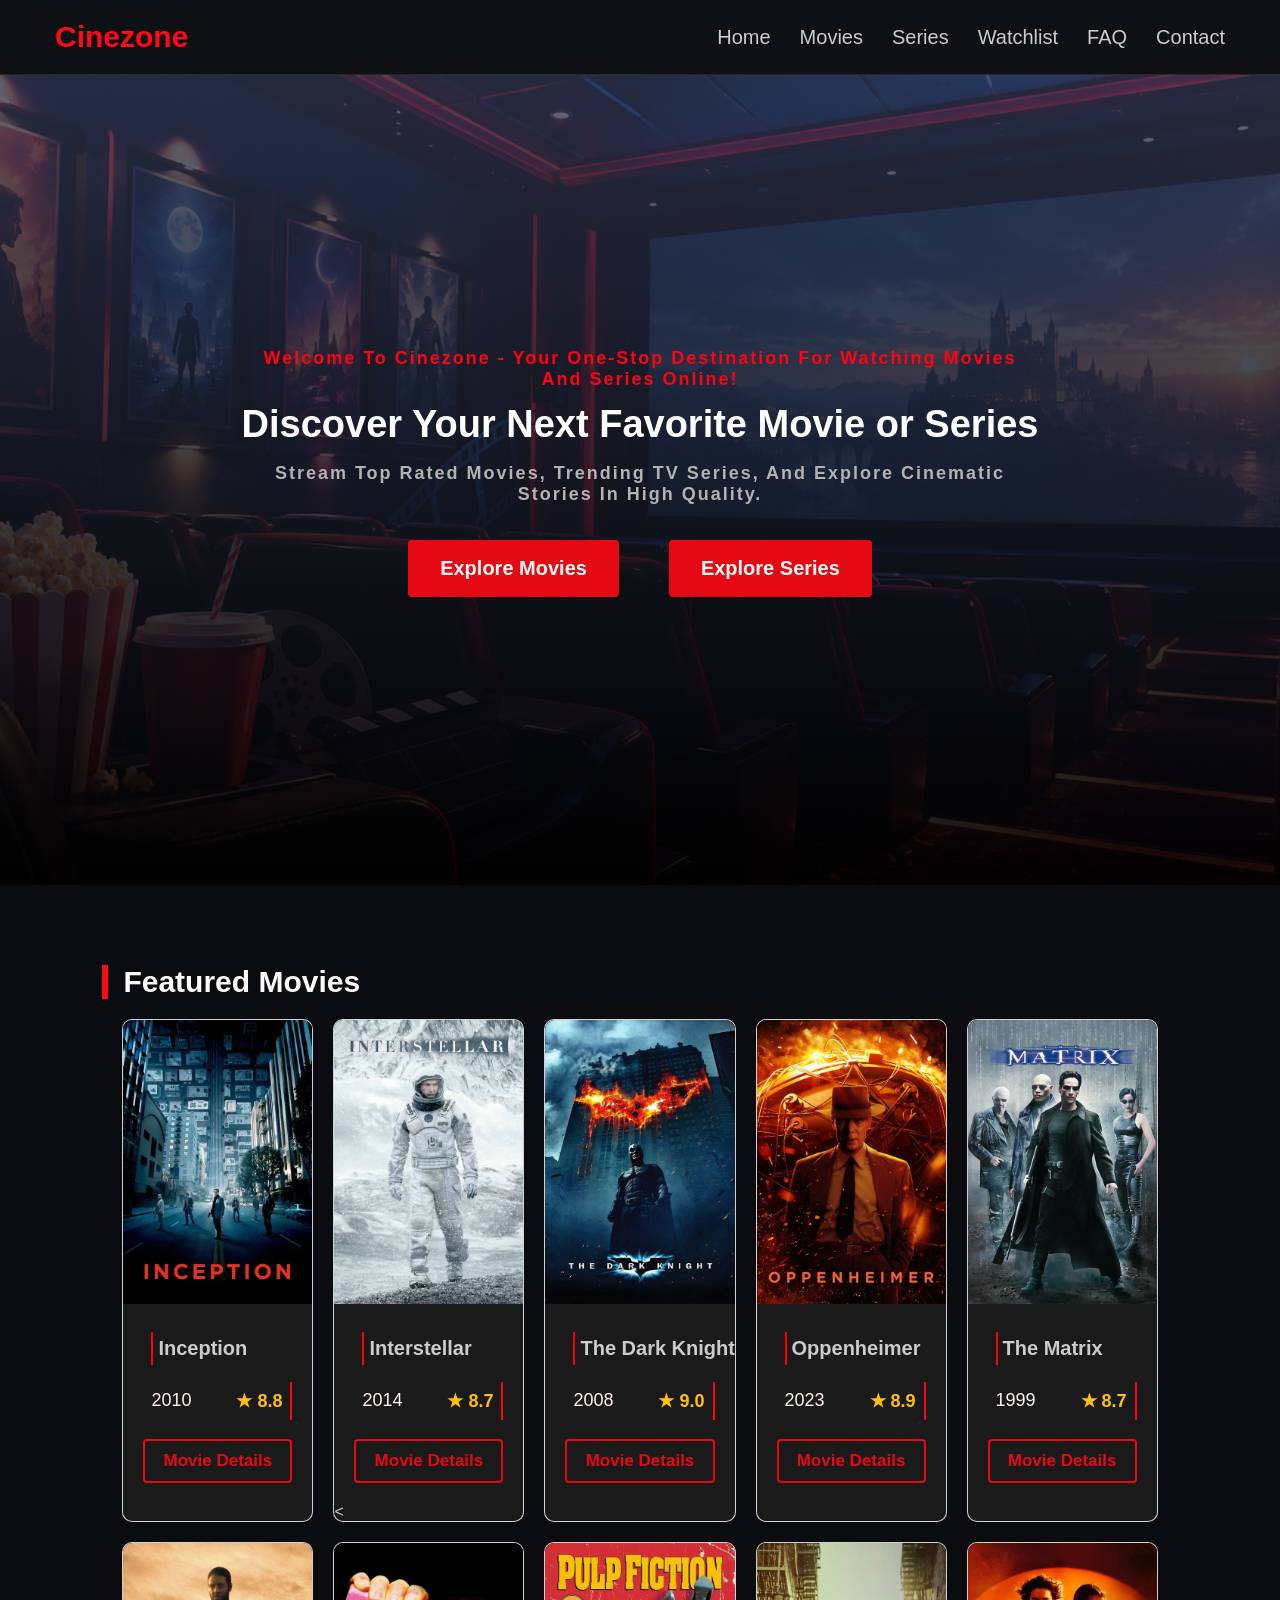
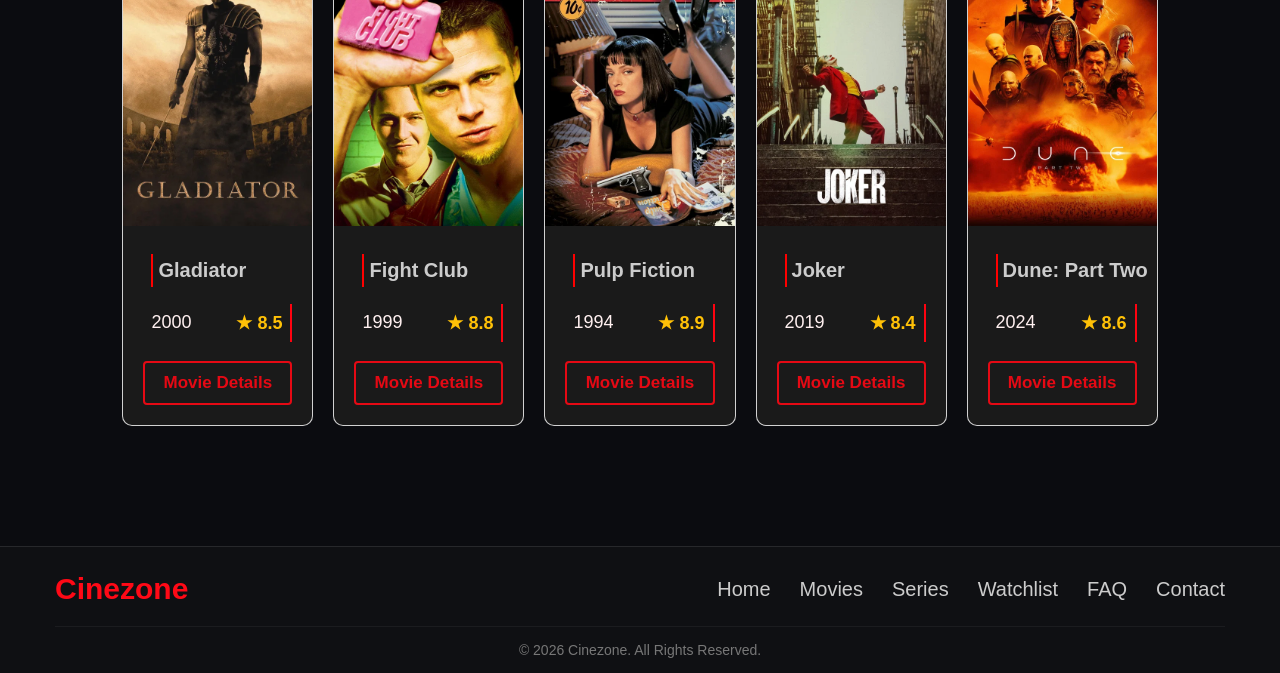
<file: Cinezone Movie App/index.html>
<!DOCTYPE html>
<html lang="en">
<head>
    <meta charset="UTF-8">
    <meta name="viewport" content="width=device-width, initial-scale=1.0">
    <title>Cinezone - Watch Movies & Series Online</title>
    <link rel="stylesheet" href="style.css">
</head>
<body>
    <nav class="navbar">
        <a href="index.html" class="logo">Cinezone</a>

        <ul class="nav-links">
            <li><a href="index.html">Home</a></li>
            <li><a href="movies.html">Movies</a></li>
            <li><a href="series.html">Series</a></li>
            <li><a href="watchlist.html">Watchlist</a></li>
            <li><a href="faq.html">FAQ</a></li>
            <li><a href="contact.html">Contact</a></li>
        </ul>
    </nav>

    <section class="hero">
        <div class="hero-content">

          
     
            <p class="hero-text">Welcome to Cinezone - Your one-stop destination for watching movies and series online!</p>
            <h1>Discover Your Next Favorite Movie or Series</h1>
            <p class="hero-pp1">Stream top rated movies, trending TV series, and explore cinematic stories in high quality.</p>
            <div class="hero-buttons">
            <a href="movies.html" class="hero-button">Explore Movies</a>
            <a href="series.html" class="hero-button">Explore Series</a>
    
            </div>
 
        </div>
           
    </section>
    
    <section class="featured-section">
        <h2 class="section-title">Featured Movies</h2>

        <div class="movies-grid">
            <!-- mov1 -->
            <div class="movie-card">
                <img src="img/mov1.webp" alt="Inception">
                <div class="card-details">
                    <h3>Inception</h3>
                    <div class="card-info">
                        <span class="year">2010</span>
                        <span class="rating">★ 8.8</span>
                    </div>

                    <a href="movie-details.html#mov1" class="btn-details">Movie Details</a>
                </div>
            </div>

            <!-- mov2 -->
            <div class="movie-card">
                <img src="img/mov2.webp" alt="Interstellar">
                <div class="card-details">
                    <h3>Interstellar</h3>
                    <div class="card-info">
                        <span class="year">2014</span>
                        <span class="rating">★ 8.7</span>
                    </div>
                    <a href="movie-details.html#mov2" class="btn-details">Movie Details</a>
                </div>
           
<
         </div>
            <!-- mov3 -->
            <div class="movie-card">
                <img src="img/mov3.webp" alt="The Dark Knight">
                <div class="card-details">
                    <h3>The Dark Knight</h3>
                    <div class="card-info">
                        <span class="year">2008</span>
                        <span class="rating">★ 9.0</span>
                    </div>
                    <a href="movie-details.html#mov3" class="btn-details">Movie Details</a>
                </div>
            </div>

            <!-- mov4 -->
            <div class="movie-card">
                <img src="img/mov4.webp" alt="Oppenheimer">
                <div class="card-details">
                    <h3>Oppenheimer</h3>
                    <div class="card-info">
                        <span class="year">2023</span>
                        <span class="rating">★ 8.9</span>
                    </div>
                    <a href="movie-details.html#mov4" class="btn-details">Movie Details</a>
                </div>
            </div>

            <!-- mov5 -->
            <div class="movie-card">
                <img src="img/mov5.webp" alt="The Matrix">
                <div class="card-details">
                    <h3>The Matrix</h3>
                    <div class="card-info">
                        <span class="year">1999</span>
                        <span class="rating">★ 8.7</span>
                    </div>
                    <a href="movie-details.html#mov5" class="btn-details">Movie Details</a>
                </div>
            </div>

            <!-- mov6 -->
            <div class="movie-card">
                <img src="img/mov6.webp" alt="Gladiator">
                <div class="card-details">
                    <h3>Gladiator</h3>
                    <div class="card-info">
                        <span class="year">2000</span>
                        <span class="rating">★ 8.5</span>
                    </div>
                    <a href="movie-details.html#mov6" class="btn-details">Movie Details</a>
                </div>
            </div>

            <!-- mov7 -->
            <div class="movie-card">
                <img src="img/mov7.webp" alt="Fight Club">
                <div class="card-details">
                    <h3>Fight Club</h3>
                    <div class="card-info">
                        <span class="year">1999</span>
                        <span class="rating">★ 8.8</span>
                    </div>
                    <a href="movie-details.html#mov7" class="btn-details">Movie Details</a>
                </div>
            </div>

            <!-- mov8 -->
            <div class="movie-card">
                <img src="img/mov8.webp" alt="Pulp Fiction">
                <div class="card-details">
                    <h3>Pulp Fiction</h3>
                    <div class="card-info">
                        <span class="year">1994</span>
                        <span class="rating">★ 8.9</span>
                    </div>
                    <a href="movie-details.html#mov8" class="btn-details">Movie Details</a>
                </div>
            </div>

            <!-- mov9 -->
            <div class="movie-card">
                <img src="img/mov9.webp" alt="Joker">
                <div class="card-details">
                    <h3>Joker</h3>
                    <div class="card-info">
                        <span class="year">2019</span>
                        <span class="rating">★ 8.4</span>
                    </div>
                    <a href="movie-details.html#mov9" class="btn-details">Movie Details</a>
                </div>
            </div>

            <!-- mov10 -->
            <div class="movie-card">
                <img src="img/mov10.webp" alt="Dune: Part Two">
                <div class="card-details">
                    <h3>Dune: Part Two</h3>
                    <div class="card-info">
                        <span class="year">2024</span>
                        <span class="rating">★ 8.6</span>
                    </div>
                    <a href="movie-details.html#mov10" class="btn-details">Movie Details</a>
                </div>
            </div>
        </div>
    </section>




<footer class="footer">
    <div class="footer-top">
        <a href="index.html" class="logo">Cinezone</a>
        <div class="social-links">
            <a href="index.html">Home</a>
            <a href="movies.html">Movies</a>
            <a href="series.html">Series</a>
            <a href="watchlist.html">Watchlist</a>
            <a href="faq.html">FAQ</a>
            <a href="contact.html">Contact</a>
        </div>
    </div>
    <p class="copyright">&copy; 2026 Cinezone. All Rights Reserved.</p>
</footer>
</body>
</html>
</file>
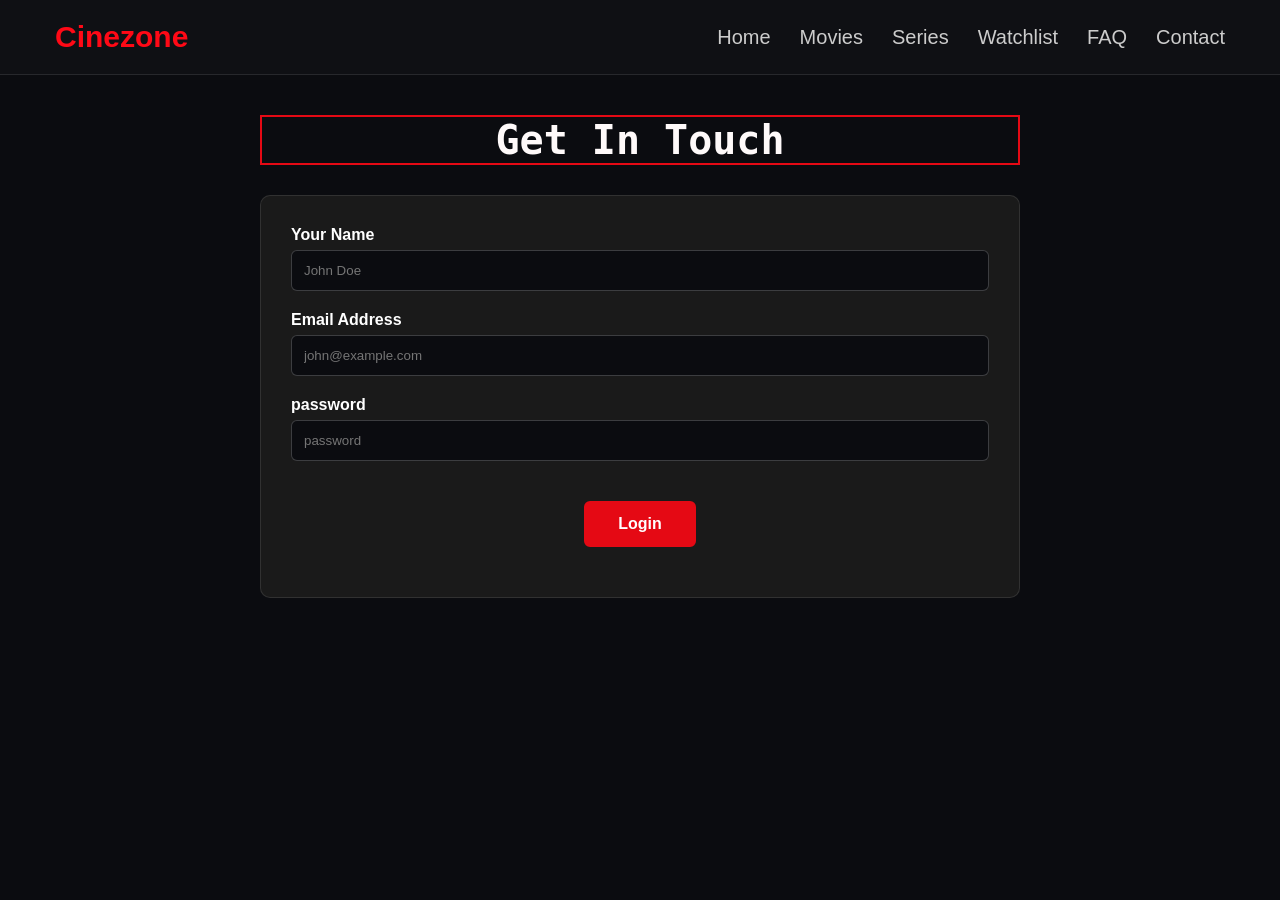
<file: Cinezone Movie App/contact.html>
<!DOCTYPE html>
<html lang="en">
<head>
    <meta charset="UTF-8">
    <meta name="viewport" content="width=device-width, initial-scale=1.0">
  <title>Cinezone - Contact Us</title>
    <link rel="stylesheet" href="style.css">
</head>
<body>
    
<nav class="navbar">
    
   <a href="index.html" class="logo">Cinezone</a>
    
        <ul class="nav-links">
            <li><a href="index.html">Home</a></li>
            <li><a href="movies.html">Movies</a></li>
            <li><a href="series.html">Series</a></li>
            <li><a href="watchlist.html">Watchlist</a></li>
            <li><a href="faq.html">FAQ</a></li>
            <li><a href="contact.html">Contact</a></li>
        </ul>
    </nav>


    <main class="page-container">
        <h2 class="text-move">Get In Touch</h2>
        <div class="contact-box">
          
            <form class="contact-form" action="index.html">
                <label>Your Name</label>
                <input type="text" placeholder="John Doe" required>

                <label>Email Address</label>
                <input type="email" placeholder="john@example.com" required>

                <label>password</label>
                <input type="password" placeholder="password" required>
               <button type="submit" class="btn-cont">Login</button>
                
       
            </form>
        </div>
    </main>



















</body>
</html>
</file>
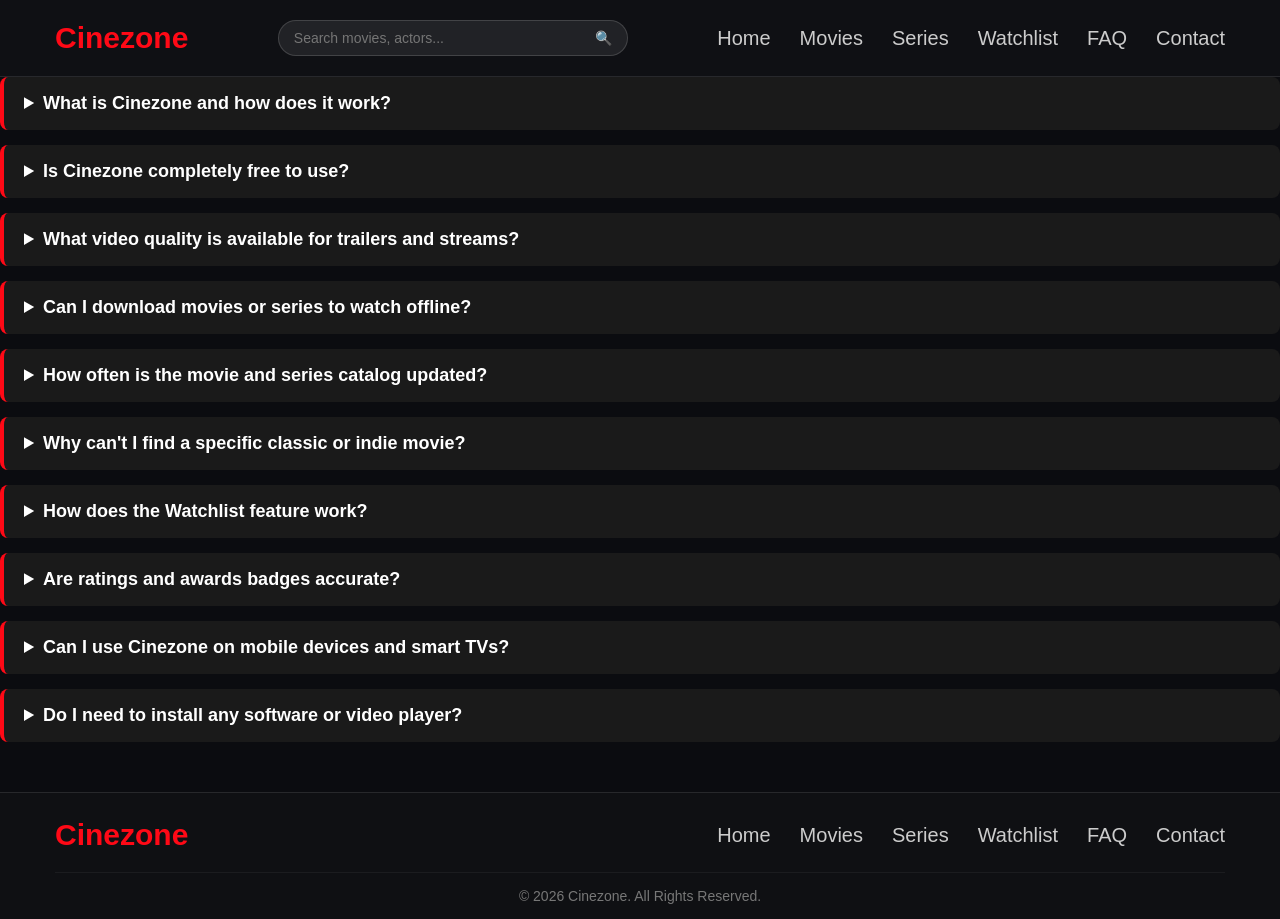
<file: Cinezone Movie App/faq.html>
<!DOCTYPE html>
<html lang="en">
<head>
    <meta charset="UTF-8">
    <meta name="viewport" content="width=device-width, initial-scale=1.0">
    <title>Cinezone - FAQ</title>
    <link rel="stylesheet" href="style.css">
</head>
<body>
<nav class="navbar">
    
   <a href="index.html" class="logo">Cinezone</a>
        <div class="search-bar">
            <input type="search" placeholder="Search movies, actors...">
            <button type="button">🔍</button>
        </div>
     

        <ul class="nav-links">
            <li><a href="index.html">Home</a></li>
            <li><a href="movies.html">Movies</a></li>
            <li><a href="series.html">Series</a></li>
            <li><a href="watchlist.html">Watchlist</a></li>
            <li><a href="faq.html">FAQ</a></li>
            <li><a href="contact.html">Contact</a></li>
        </ul>
    </nav>



<div class="faq-accordion">


    <details>
        <summary>What is Cinezone and how does it work?</summary>
        <p>Cinezone is a digital cinema hub and streaming tracker where you can discover top-rated movies, trending TV series, explore cast details, watch trailers, and find verified platforms to stream your favorite titles.</p>
    </details>

    <details>
        <summary>Is Cinezone completely free to use?</summary>
        <p>Yes! Browsing our catalog, creating watchlists, viewing ratings, and watching trailers is 100% free with no hidden charges.</p>
    </details>

 
    <details>
        <summary>What video quality is available for trailers and streams?</summary>
        <p>All trailers, exclusive clips, and preview media on Cinezone are available in Ultra HD (4K) and Full HD (1080p) with immersive Dolby surround sound support.</p>
    </details>

    <details>
        <summary>Can I download movies or series to watch offline?</summary>
        <p>Direct offline downloads are currently not supported on web browsers, but you can save any title to your personal "Watchlist" to stream or track whenever you're ready.</p>
    </details>

    <details>
        <summary>How often is the movie and series catalog updated?</summary>
        <p>Our database updates daily. We automatically fetch newly released theatrical films, box office hits, newly released TV episodes, and upcoming award-winning premieres.</p>
    </details>

    <details>
        <summary>Why can't I find a specific classic or indie movie?</summary>
        <p>While we cover over 95% of mainstream and indie cinema, some rare titles might take longer to list. You can easily request any movie or series via our <a href="contact.html" style="color: #ff0916;">Contact Us</a> page.</p>
    </details>

    <details>
        <summary>How does the Watchlist feature work?</summary>
        <p>Click on "+ Add to Watchlist" on any movie or series card. The title will automatically be saved under your "Watchlist" tab so you can organize what to watch next across your devices.</p>
    </details>

    <details>
        <summary>Are ratings and awards badges accurate?</summary>
        <p>Yes, all movie ratings  and special badges like Oscar Winners, BAFTA, or Emmys are pulled and verified from trusted international cinema databases.</p>
    </details>

    <details>
        <summary>Can I use Cinezone on mobile devices and smart TVs?</summary>
        <p>Absolutely. Cinezone is fully responsive and optimized to run smoothly across smartphones, tablets, laptops, and smart TV browsers without needing any third-party apps.</p>
    </details>

    <details>
        <summary>Do I need to install any software or video player?</summary>
        <p>No extra plugins or video players are required. Everything runs natively using modern HTML5 web standards.</p>
    </details>

</div>



















    




 <footer class="footer">
    <div class="footer-top">
        <a href="index.html" class="logo">Cinezone</a>
        <div class="social-links">
            <a href="index.html">Home</a>
            <a href="movies.html">Movies</a>
            <a href="series.html">Series</a>
            <a href="watchlist.html">Watchlist</a>
            <a href="faq.html">FAQ</a>
            <a href="contact.html">Contact</a>
        </div>
    </div>
    <p class="copyright">&copy; 2026 Cinezone. All Rights Reserved.</p>
</footer>
</body>
</html>
</file>
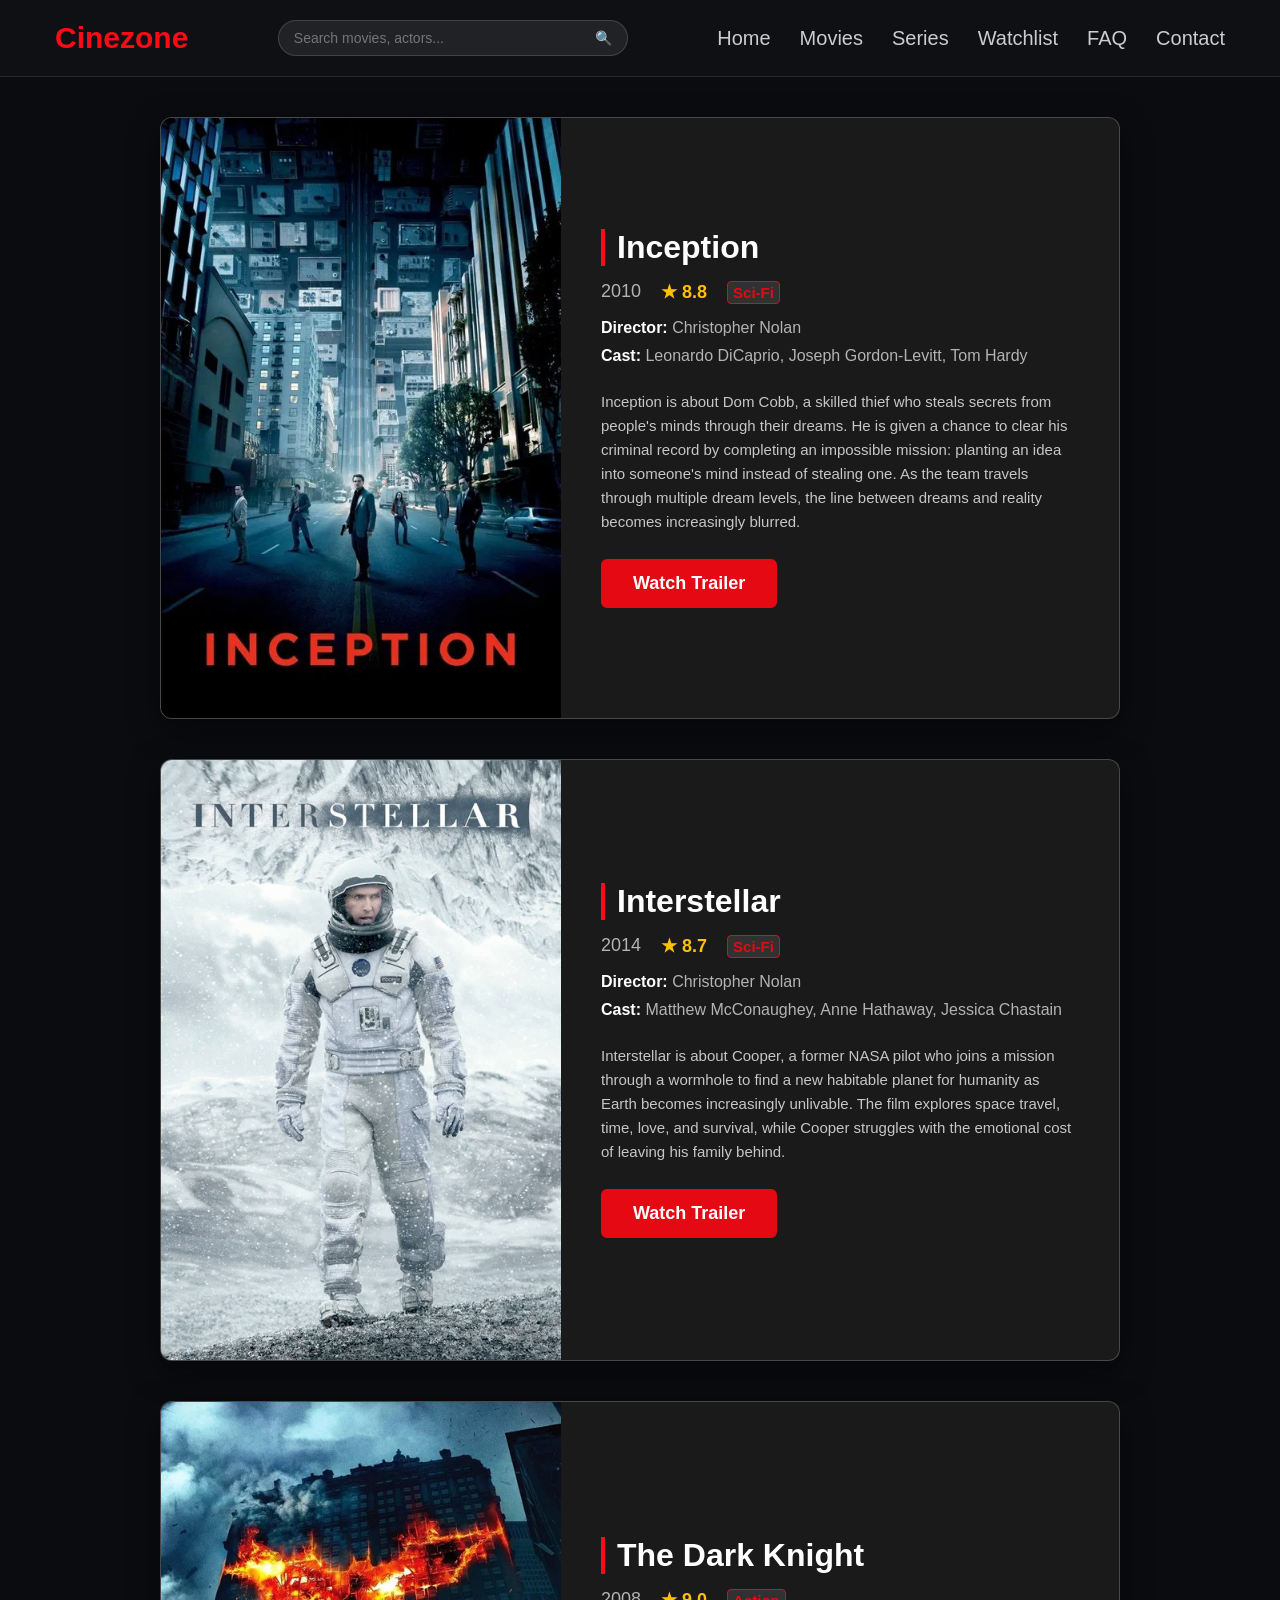
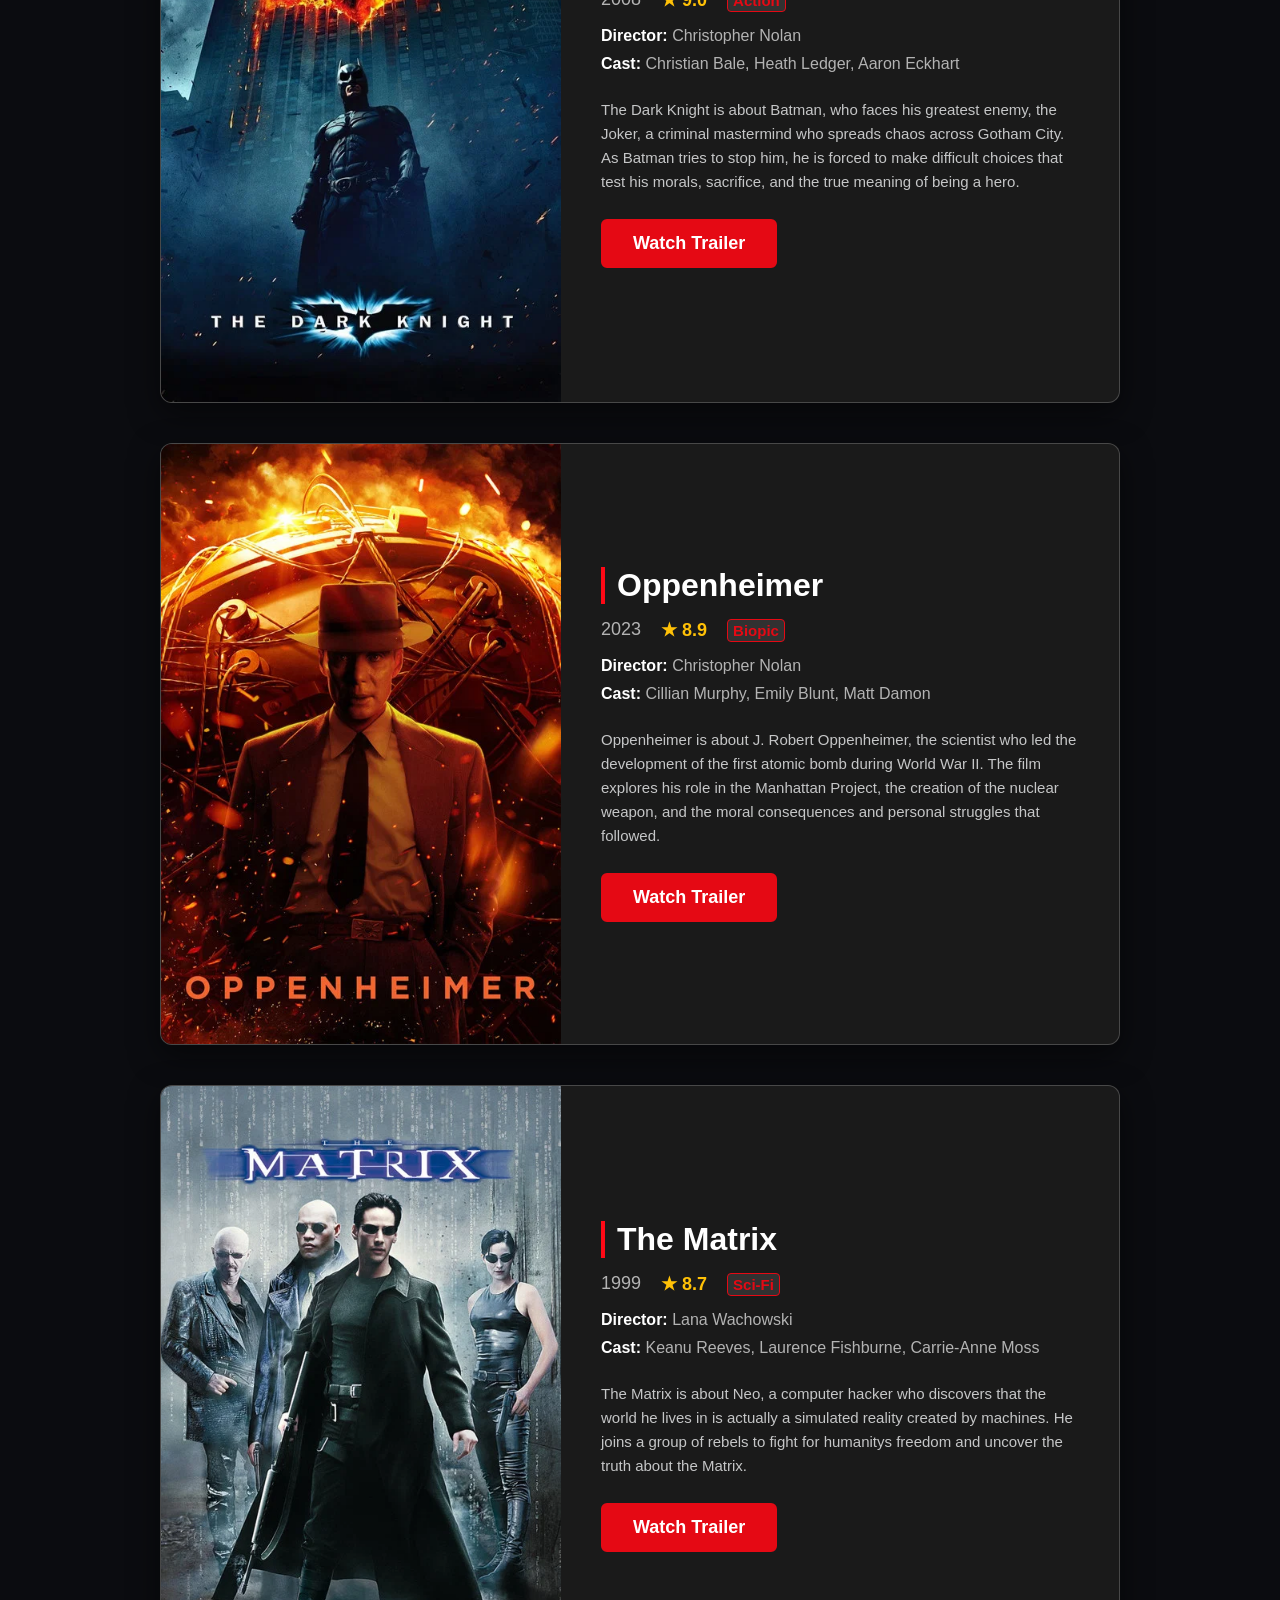
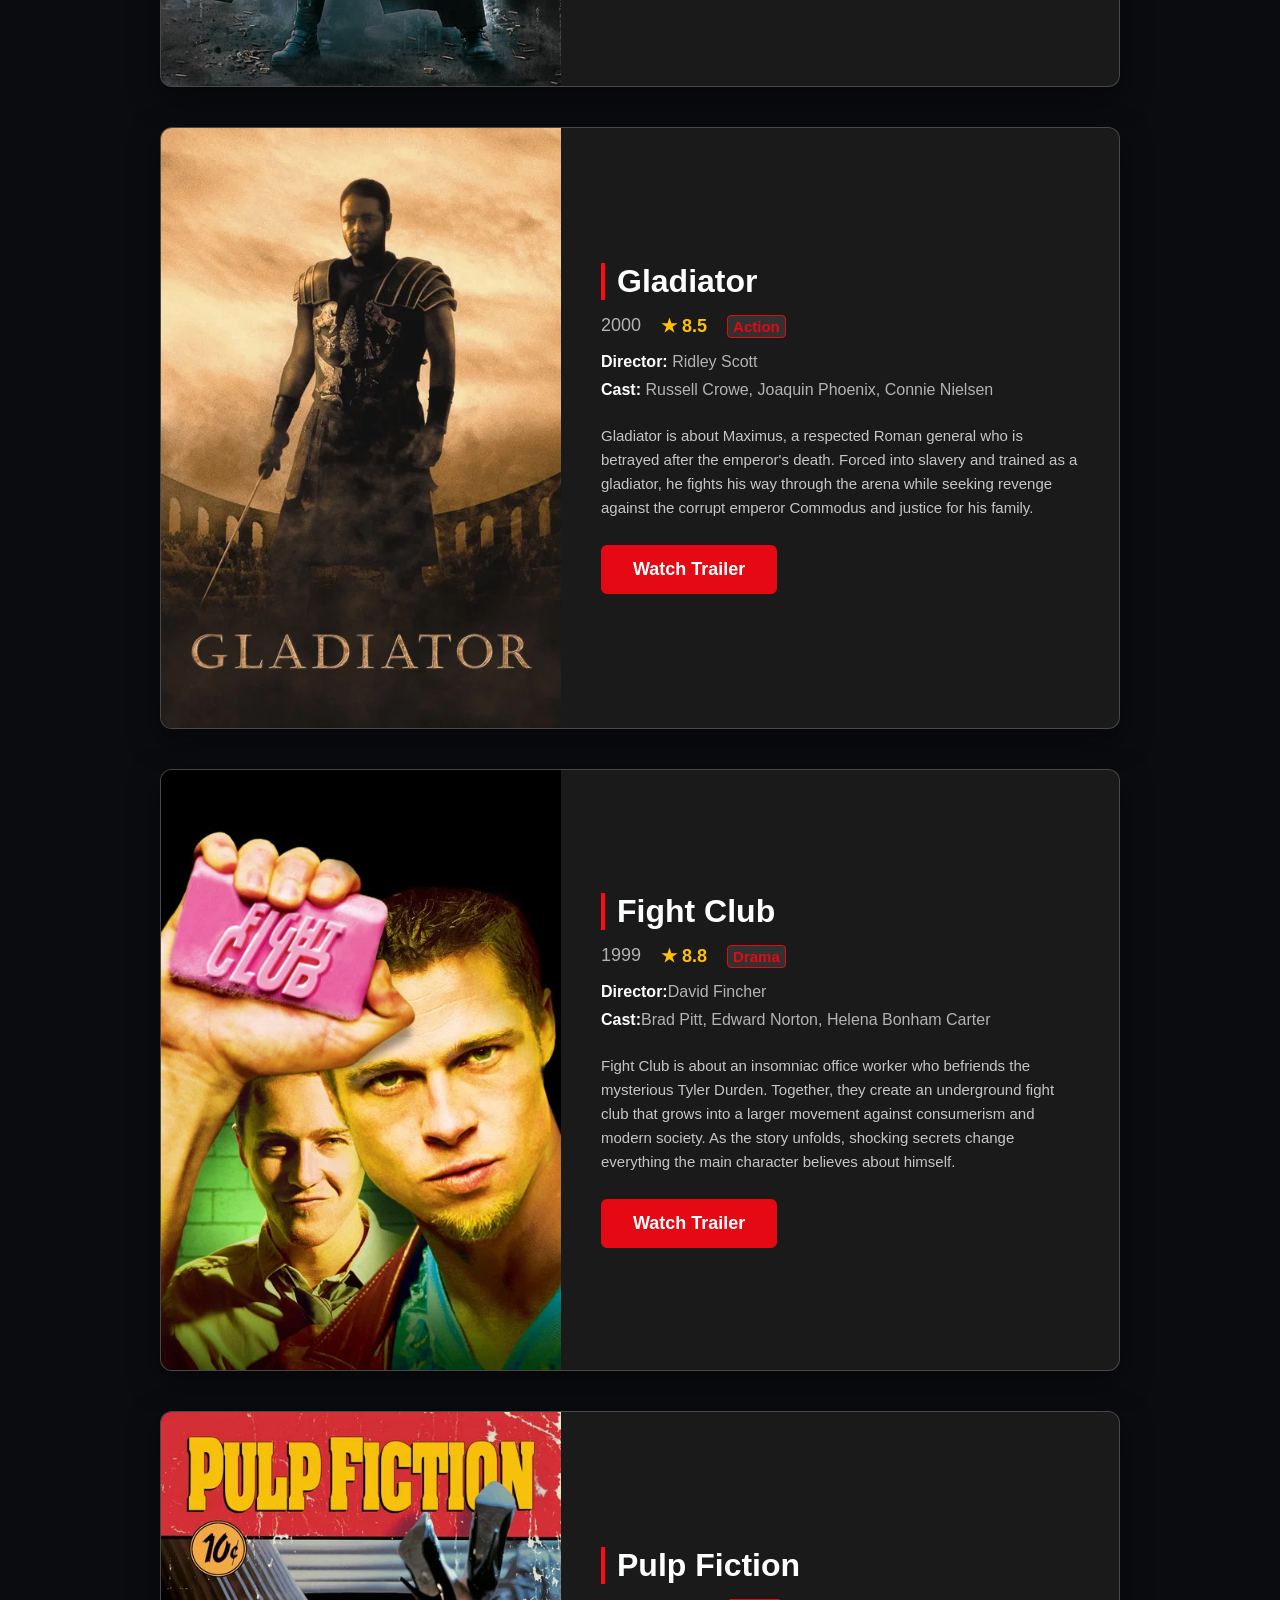
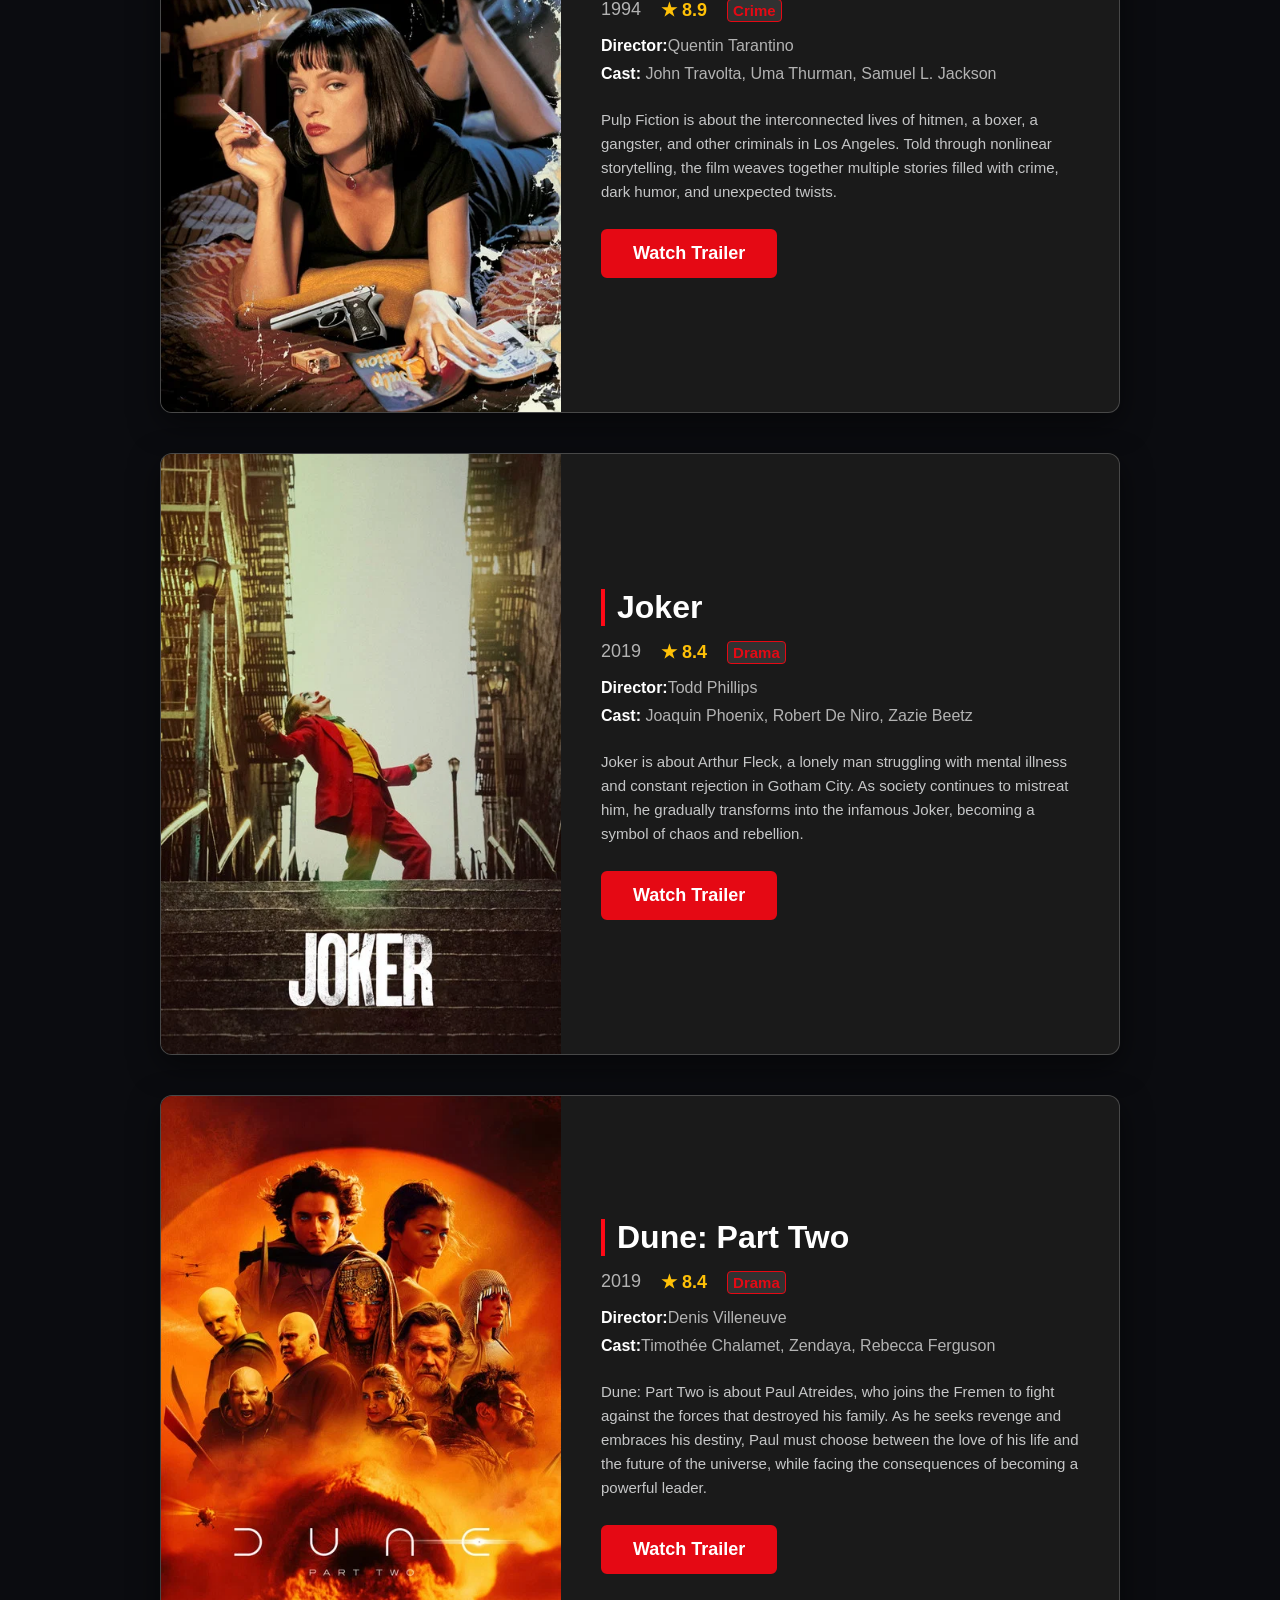
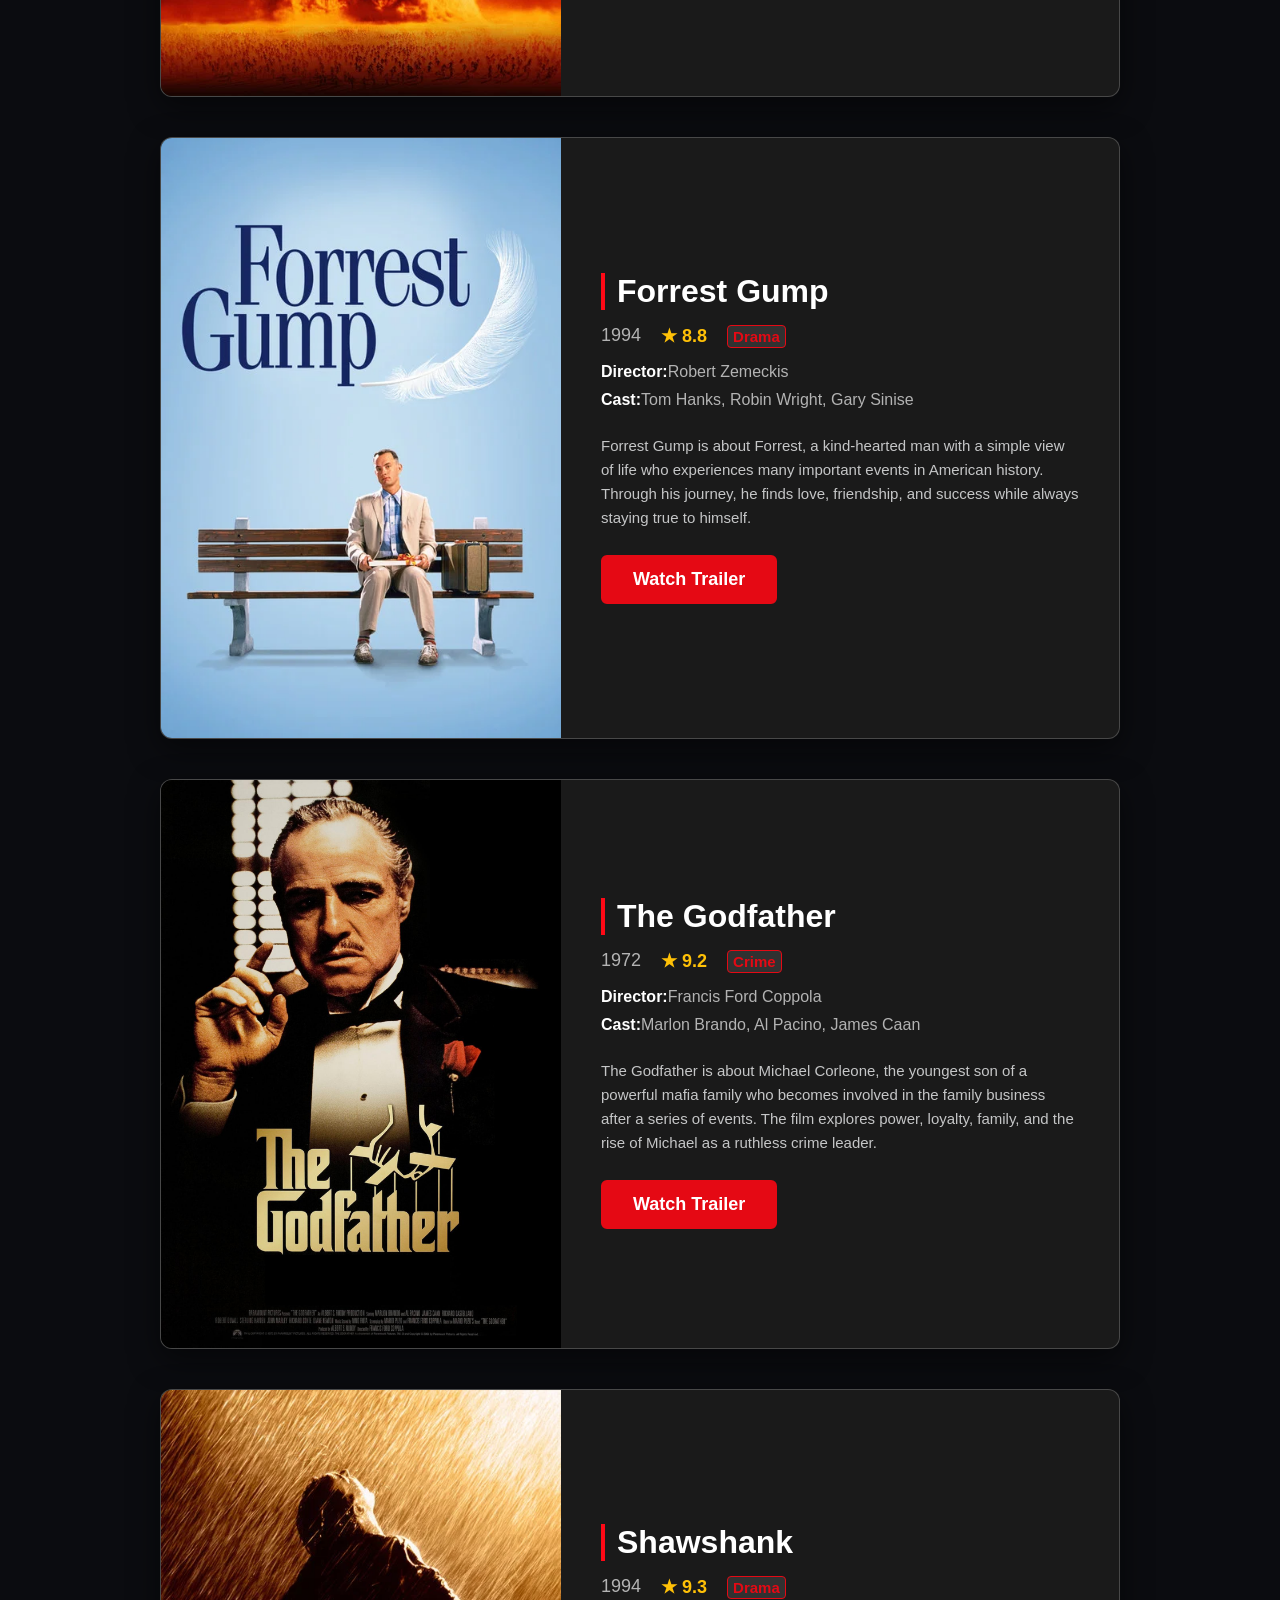
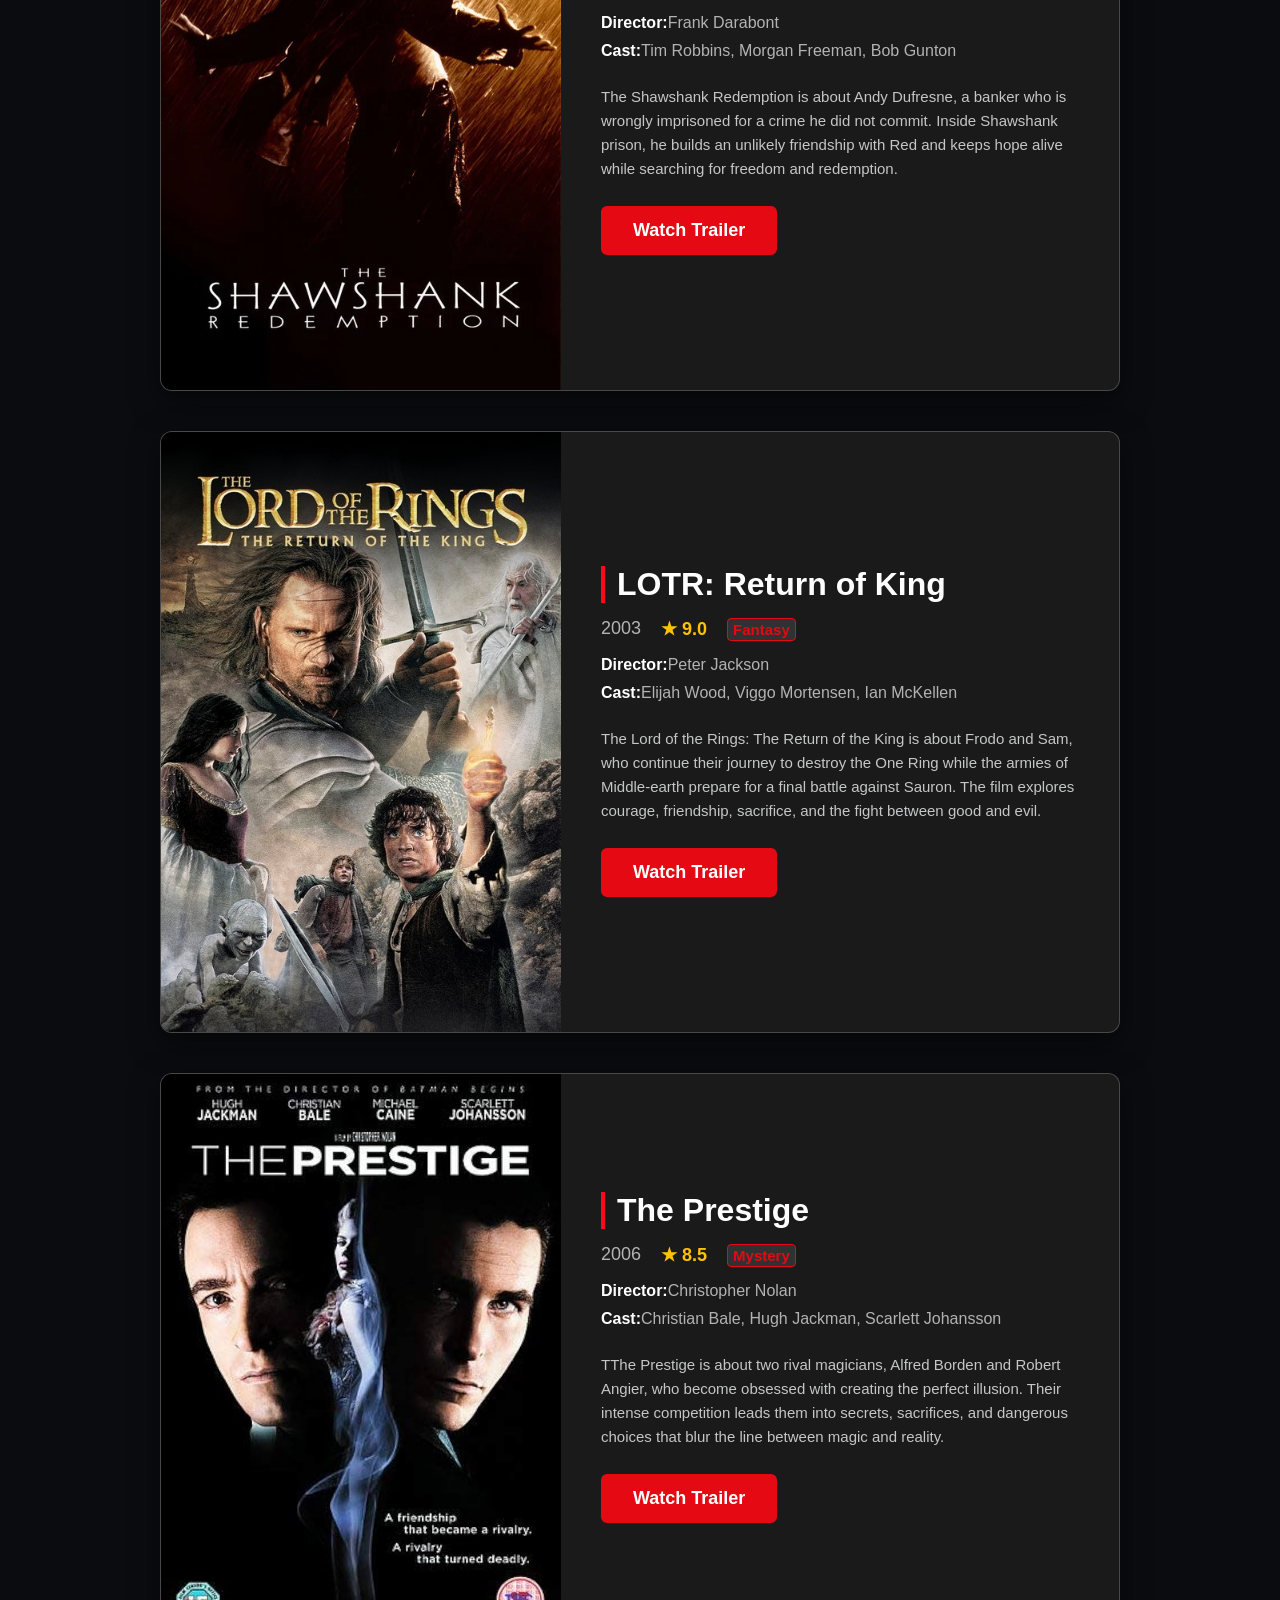
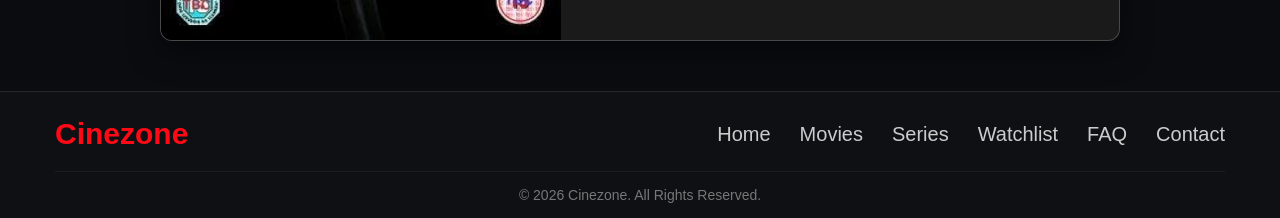
<file: Cinezone Movie App/movie-details.html>
<!DOCTYPE html>
<html lang="en">
<head>
    <meta charset="UTF-8">
    <meta name="viewport" content="width=device-width, initial-scale=1.0">
    <title>Movie_Details</title>
    <link rel="stylesheet" href="style.css">
</head>
<body>
 <nav class="navbar">
    
   <a href="index.html" class="logo">Cinezone</a>
        <div class="search-bar">
            <input type="search" placeholder="Search movies, actors...">
            <button type="button">🔍</button>
        </div>
     

        <ul class="nav-links">
            <li><a href="index.html">Home</a></li>
            <li><a href="movies.html">Movies</a></li>
            <li><a href="series.html">Series</a></li>
            <li><a href="watchlist.html">Watchlist</a></li>
            <li><a href="faq.html">FAQ</a></li>
            <li><a href="contact.html">Contact</a></li>
        </ul>
    </nav>


    <!--mov1-->
     <div class="movie-details-wrapper">
        <section class="movie-section" id="mov1">
            <div class="movie-banner">
                <img src="img/mov1.webp" alt="Inception">
            </div>

            <div class="movie-info">
                <h1>Inception</h1>
                
                <div class="movie-meta">
                    <span class="year">2010</span>
                    <span class="rating">★ 8.8</span>
                    <span class="genre">Sci-Fi</span>
                </div>
                <p class="director"><strong>Director:</strong> Christopher Nolan</p>
                <p class="cast"><strong>Cast:</strong> Leonardo DiCaprio, Joseph Gordon-Levitt, Tom Hardy</p>
                <p class="description">
                    Inception is about Dom Cobb, a skilled thief who steals secrets from people's minds through their dreams. He is given a chance to clear his criminal record by completing an impossible mission: planting an idea into someone's mind instead of stealing one. As the team travels through multiple dream levels, the line between dreams and reality becomes increasingly blurred. 
                </p>

                <a href="https://www.youtube.com/watch?v=YoHD9XEInc0" target="_blank" class="trailer-btn">Watch Trailer</a>
            </div>
        </section>
        <!--mov2-->
        <section class="movie-section" id="mov2">
            <div class="movie-banner">
                <img src="img/mov2.webp" alt="Interstellar">
            </div>

            <div class="movie-info">
                <h1>Interstellar</h1>
                
                <div class="movie-meta">
                    <span class="year">2014</span>
                    <span class="rating">★ 8.7</span>
                    <span class="genre">Sci-Fi</span>
                </div>

                <p class="director"><strong>Director:</strong> Christopher Nolan    </p>
                <p class="cast"><strong>Cast:</strong> Matthew McConaughey, Anne Hathaway, Jessica Chastain</p>
                
                <p class="description">
                    Interstellar is about Cooper, a former NASA pilot who joins a mission through a wormhole to find a new habitable planet for humanity as Earth becomes increasingly unlivable. The film explores space travel, time, love, and survival, while Cooper struggles with the emotional cost of leaving his family behind.
 
                </p>

                <a href="https://www.youtube.com/watch?v=zSWdZVtXT7E" target="_blank" class="trailer-btn">Watch Trailer</a>
            </div>
        </section>
        <!--mov3-->
        <section class="movie-section" id="mov3">
            <div class="movie-banner">
                <img src="img/mov3.webp" alt="The Dark Knight">
            </div>

            <div class="movie-info">
                <h1>The Dark Knight</h1>
                
                <div class="movie-meta">
                    <span class="year">2008</span>
                    <span class="rating">★ 9.0</span>
                    <span class="genre">Action</span>
                </div>

                <p class="director"><strong>Director:</strong> Christopher Nolan    </p>
                <p class="cast"><strong>Cast:</strong> Christian Bale, Heath Ledger, Aaron Eckhart</p>
                
                <p class="description">
                   The Dark Knight is about Batman, who faces his greatest enemy, the Joker, a criminal mastermind who spreads chaos across Gotham City. As Batman tries to stop him, he is forced to make difficult choices that test his morals, sacrifice, and the true meaning of being a hero.

 
                </p>

                <a href="https://www.youtube.com/watch?v=EXeTwQWrcwY" target="_blank" class="trailer-btn">Watch Trailer</a>
            </div>
        </section>
        <!--mov4-->
        <section class="movie-section" id="mov4">
            <div class="movie-banner">
                <img src="img/mov4.webp" alt="Oppenheimer">
            </div>

            <div class="movie-info">
                <h1>Oppenheimer</h1>
                
                <div class="movie-meta">
                    <span class="year">2023</span>
                    <span class="rating">★ 8.9</span>
                    <span class="genre">Biopic</span>
                </div>

                <p class="director"><strong>Director:</strong> Christopher Nolan    </p>
                <p class="cast"><strong>Cast:</strong> Cillian Murphy, Emily Blunt, Matt Damon</p>
                
                <p class="description">
                   Oppenheimer is about J. Robert Oppenheimer, the scientist who led the development of the first atomic bomb during World War II. The film explores his role in the Manhattan Project, the creation of the nuclear weapon, and the moral consequences and personal struggles that followed.

 
                </p>

                <a href="https://www.youtube.com/watch?v=bK6ldnjE3Y0" target="_blank" class="trailer-btn">Watch Trailer</a>
            </div>
        </section>
        <!--mov5-->
        <section class="movie-section" id="mov5">
            <div class="movie-banner">
                <img src="img/mov5.webp" alt="The Matrix">
            </div>

            <div class="movie-info">
                <h1>The Matrix</h1>
                
                <div class="movie-meta">
                    <span class="year">1999</span>
                    <span class="rating">★ 8.7</span>
                    <span class="genre">Sci-Fi</span>
                </div>

                <p class="director"><strong>Director:</strong> Lana Wachowski   </p>
                <p class="cast"><strong>Cast:</strong> Keanu Reeves, Laurence Fishburne, Carrie-Anne Moss</p>
                
                <p class="description">
                   The Matrix is about Neo, a computer hacker who discovers that the world he lives in is actually a simulated reality created by machines. He joins a group of rebels to fight for humanitys freedom and uncover the truth about the Matrix.

 
                </p>

                <a href="https://www.youtube.com/watch?v=vKQi3bBA1y8" target="_blank" class="trailer-btn">Watch Trailer</a>
            </div>
        </section>
        <!--mov6-->
        <section class="movie-section" id="mov6">
            <div class="movie-banner">
                <img src="img/mov6.webp" alt="Gladiator">
            </div>

            <div class="movie-info">
                <h1>Gladiator</h1>
                
                <div class="movie-meta">
                    <span class="year">2000</span>
                    <span class="rating">★ 8.5</span>
                    <span class="genre">Action</span>
                </div>

                <p class="director"><strong>Director:</strong> Ridley Scott   </p>
                <p class="cast"><strong>Cast:</strong> Russell Crowe, Joaquin Phoenix, Connie Nielsen</p>
                
                <p class="description">
                   Gladiator is about Maximus, a respected Roman general who is betrayed after the emperor's death. Forced into slavery and trained as a gladiator, he fights his way through the arena while seeking revenge against the corrupt emperor Commodus and justice for his family.
                </p>

                <a href="https://www.youtube.com/watch?v=P5ieIbInFpg" target="_blank" class="trailer-btn">Watch Trailer</a>
            </div>
        </section>
        <!-- mov7 -->
         <section class="movie-section" id="mov7">
            <div class="movie-banner">
                <img src="img/mov7.webp" alt="Fight Club">
            </div>

            <div class="movie-info">
                <h1>Fight Club</h1>
                
                <div class="movie-meta">
                    <span class="year">1999</span>
                    <span class="rating">★ 8.8</span>
                    <span class="genre">Drama</span>
                </div>

                <p class="director"><strong>Director:</strong>David Fincher</p>
                <p class="cast"><strong>Cast:</strong>Brad Pitt, Edward Norton, Helena Bonham Carter</p>
                
                <p class="description">
                   Fight Club is about an insomniac office worker who befriends the mysterious Tyler Durden. Together, they create an underground fight club that grows into a larger movement against consumerism and modern society. As the story unfolds, shocking secrets change everything the main character believes about himself.
                </p>

                <a href="https://www.youtube.com/watch?v=O1nDozs-LxI" target="_blank" class="trailer-btn">Watch Trailer</a>
            </div>
        </section>
        <!-- mov8 -->
         <section class="movie-section" id="mov8">
            <div class="movie-banner">
                <img src="img/mov8.webp" alt="Pulp Fiction">
            </div>

            <div class="movie-info">
                <h1>Pulp Fiction</h1>
                
                <div class="movie-meta">
                    <span class="year">1994</span>
                    <span class="rating">★ 8.9</span>
                    <span class="genre">Crime</span>
                </div>

                <p class="director"><strong>Director:</strong>Quentin Tarantino</p>
                <p class="cast"><strong>Cast:</strong> John Travolta, Uma Thurman, Samuel L. Jackson</p>
                
                <p class="description">
                   Pulp Fiction is about the interconnected lives of hitmen, a boxer, a gangster, and other criminals in Los Angeles. Told through nonlinear storytelling, the film weaves together multiple stories filled with crime, dark humor, and unexpected twists.
                </p>

                <a href="https://www.youtube.com/watch?v=tGpTpVyI_OQ" target="_blank" class="trailer-btn">Watch Trailer</a>
            </div>
        </section>
        <!-- mov9 -->
         <section class="movie-section" id="mov9">
            <div class="movie-banner">
                <img src="img/mov9.webp" alt="Joker">
            </div>

            <div class="movie-info">
                <h1>Joker</h1>
                
                <div class="movie-meta">
                    <span class="year">2019</span>
                    <span class="rating">★ 8.4</span>
                    <span class="genre">Drama</span>
                </div>

                <p class="director"><strong>Director:</strong>Todd Phillips</p>
                <p class="cast"><strong>Cast:</strong> Joaquin Phoenix, Robert De Niro, Zazie Beetz</p>
                
                <p class="description">
                   Joker is about Arthur Fleck, a lonely man struggling with mental illness and constant rejection in Gotham City. As society continues to mistreat him, he gradually transforms into the infamous Joker, becoming a symbol of chaos and rebellion.
                </p>

                <a href="https://www.youtube.com/watch?v=zAGVQLHvwOY" target="_blank" class="trailer-btn">Watch Trailer</a>
            </div>
        </section>
         <!-- mov10 -->
          <section class="movie-section" id="mov10">
            <div class="movie-banner">
                <img src="img/mov10.webp" alt="Dune: Part Two">
            </div>

            <div class="movie-info">
                <h1>Dune: Part Two</h1>
                
                <div class="movie-meta">
                    <span class="year">2019</span>
                    <span class="rating">★ 8.4</span>
                    <span class="genre">Drama</span>
                </div>

                <p class="director"><strong>Director:</strong>Denis Villeneuve</p>
                <p class="cast"><strong>Cast:</strong>Timothée Chalamet, Zendaya, Rebecca Ferguson</p>
                
                <p class="description">
                   Dune: Part Two is about Paul Atreides, who joins the Fremen to fight against the forces that destroyed his family. As he seeks revenge and embraces his destiny, Paul must choose between the love of his life and the future of the universe, while facing the consequences of becoming a powerful leader.
                </p>

                <a href="https://www.youtube.com/watch?v=Way9Dexny3w" target="_blank" class="trailer-btn">Watch Trailer</a>
            </div>
        </section>
        <!-- mov11 -->
         <section class="movie-section" id="mov11">
            <div class="movie-banner">
                <img src="img/mov11.webp" alt="Robert Zemeckis">
            </div>

            <div class="movie-info">
                <h1>Forrest Gump</h1>
                
                <div class="movie-meta">
                    <span class="year">1994</span>
                    <span class="rating">★ 8.8</span>
                    <span class="genre">Drama</span>
                </div>

                <p class="director"><strong>Director:</strong>Robert Zemeckis</p>
                <p class="cast"><strong>Cast:</strong>Tom Hanks, Robin Wright, Gary Sinise</p>
                
                <p class="description">
                   Forrest Gump is about Forrest, a kind-hearted man with a simple view of life who experiences many important events in American history. Through his journey, he finds love, friendship, and success while always staying true to himself.
                </p>

                <a href="https://www.youtube.com/watch?v=bLvqoHBptjg" target="_blank" class="trailer-btn">Watch Trailer</a>
            </div>
        </section>
        <!-- mov12 -->
         <section class="movie-section" id="mov12">
            <div class="movie-banner">
                <img src="img/mov12.webp" alt="The Godfather">
            </div>

            <div class="movie-info">
                <h1>The Godfather</h1>
                
                <div class="movie-meta">
                    <span class="year">1972</span>
                    <span class="rating">★ 9.2</span>
                    <span class="genre">Crime</span>
                </div>

                <p class="director"><strong>Director:</strong>Francis Ford Coppola</p>
                <p class="cast"><strong>Cast:</strong>Marlon Brando, Al Pacino, James Caan</p>
                
                <p class="description">
                   The Godfather is about Michael Corleone, the youngest son of a powerful mafia family who becomes involved in the family business after a series of events. The film explores power, loyalty, family, and the rise of Michael as a ruthless crime leader.
                </p>

                <a href="https://www.youtube.com/watch?v=UaVTIH8mujA" target="_blank" class="trailer-btn">Watch Trailer</a>
            </div>
        </section>
        <!-- mov13 -->
         <section class="movie-section" id="mov13">
            <div class="movie-banner">
                <img src="img/mov13.webp" alt="Shawshank">
            </div>

            <div class="movie-info">
                <h1>Shawshank</h1>
                
                <div class="movie-meta">
                    <span class="year">1994</span>
                    <span class="rating">★ 9.3</span>
                    <span class="genre">Drama</span>
                </div>

                <p class="director"><strong>Director:</strong>Frank Darabont</p>
                <p class="cast"><strong>Cast:</strong>Tim Robbins, Morgan Freeman, Bob Gunton</p>
                
                <p class="description">
                   The Shawshank Redemption is about Andy Dufresne, a banker who is wrongly imprisoned for a crime he did not commit. Inside Shawshank prison, he builds an unlikely friendship with Red and keeps hope alive while searching for freedom and redemption.
                </p>

                <a href="https://www.youtube.com/watch?v=NmzuHjWmXOc" target="_blank" class="trailer-btn">Watch Trailer</a>
            </div>
        </section>
        <!-- mov14 -->
         <section class="movie-section" id="mov14">
            <div class="movie-banner">
                <img src="img/mov14.jpg" alt="LOTR: Return of King">
            </div>

            <div class="movie-info">
                <h1>LOTR: Return of King</h1>
                
                <div class="movie-meta">
                    <span class="year">2003</span>
                    <span class="rating">★ 9.0</span>
                    <span class="genre">Fantasy</span>
                </div>

                <p class="director"><strong>Director:</strong>Peter Jackson</p>
                <p class="cast"><strong>Cast:</strong>Elijah Wood, Viggo Mortensen, Ian McKellen</p>
                
                <p class="description">
                   The Lord of the Rings: The Return of the King is about Frodo and Sam, who continue their journey to destroy the One Ring while the armies of Middle-earth prepare for a final battle against Sauron. The film explores courage, friendship, sacrifice, and the fight between good and evil.
                </p>

                <a href="https://www.youtube.com/watch?v=r5X-hFf6Bwo" target="_blank" class="trailer-btn">Watch Trailer</a>
            </div>
        </section>
         <!-- mov15 -->
          <section class="movie-section" id="mov15">
            <div class="movie-banner">
                <img src="img/mov15.jpg" alt="The Prestige">
            </div>

            <div class="movie-info">
                <h1>The Prestige</h1>
                
                <div class="movie-meta">
                    <span class="year">2006</span>
                    <span class="rating">★ 8.5</span>
                    <span class="genre">Mystery</span>
                </div>

                <p class="director"><strong>Director:</strong>Christopher Nolan</p>
                <p class="cast"><strong>Cast:</strong>Christian Bale, Hugh Jackman, Scarlett Johansson  </p>
                
                <p class="description">
                   TThe Prestige is about two rival magicians, Alfred Borden and Robert Angier, who become obsessed with creating the perfect illusion. Their intense competition leads them into secrets, sacrifices, and dangerous choices that blur the line between magic and reality.
                </p>

                <a href="https://www.youtube.com/watch?v=RLtaA9fFNXU" target="_blank" class="trailer-btn">Watch Trailer</a>
            </div>
        </section>


    </div>
 <footer class="footer">
    <div class="footer-top">
        <a href="index.html" class="logo">Cinezone</a>
        <div class="social-links">
            <a href="index.html">Home</a>
            <a href="movies.html">Movies</a>
            <a href="series.html">Series</a>
            <a href="watchlist.html">Watchlist</a>
            <a href="faq.html">FAQ</a>
            <a href="contact.html">Contact</a>
        </div>
    </div>
    <p class="copyright">&copy; 2026 Cinezone. All Rights Reserved.</p>
</footer>

</body>
</html>
</file>
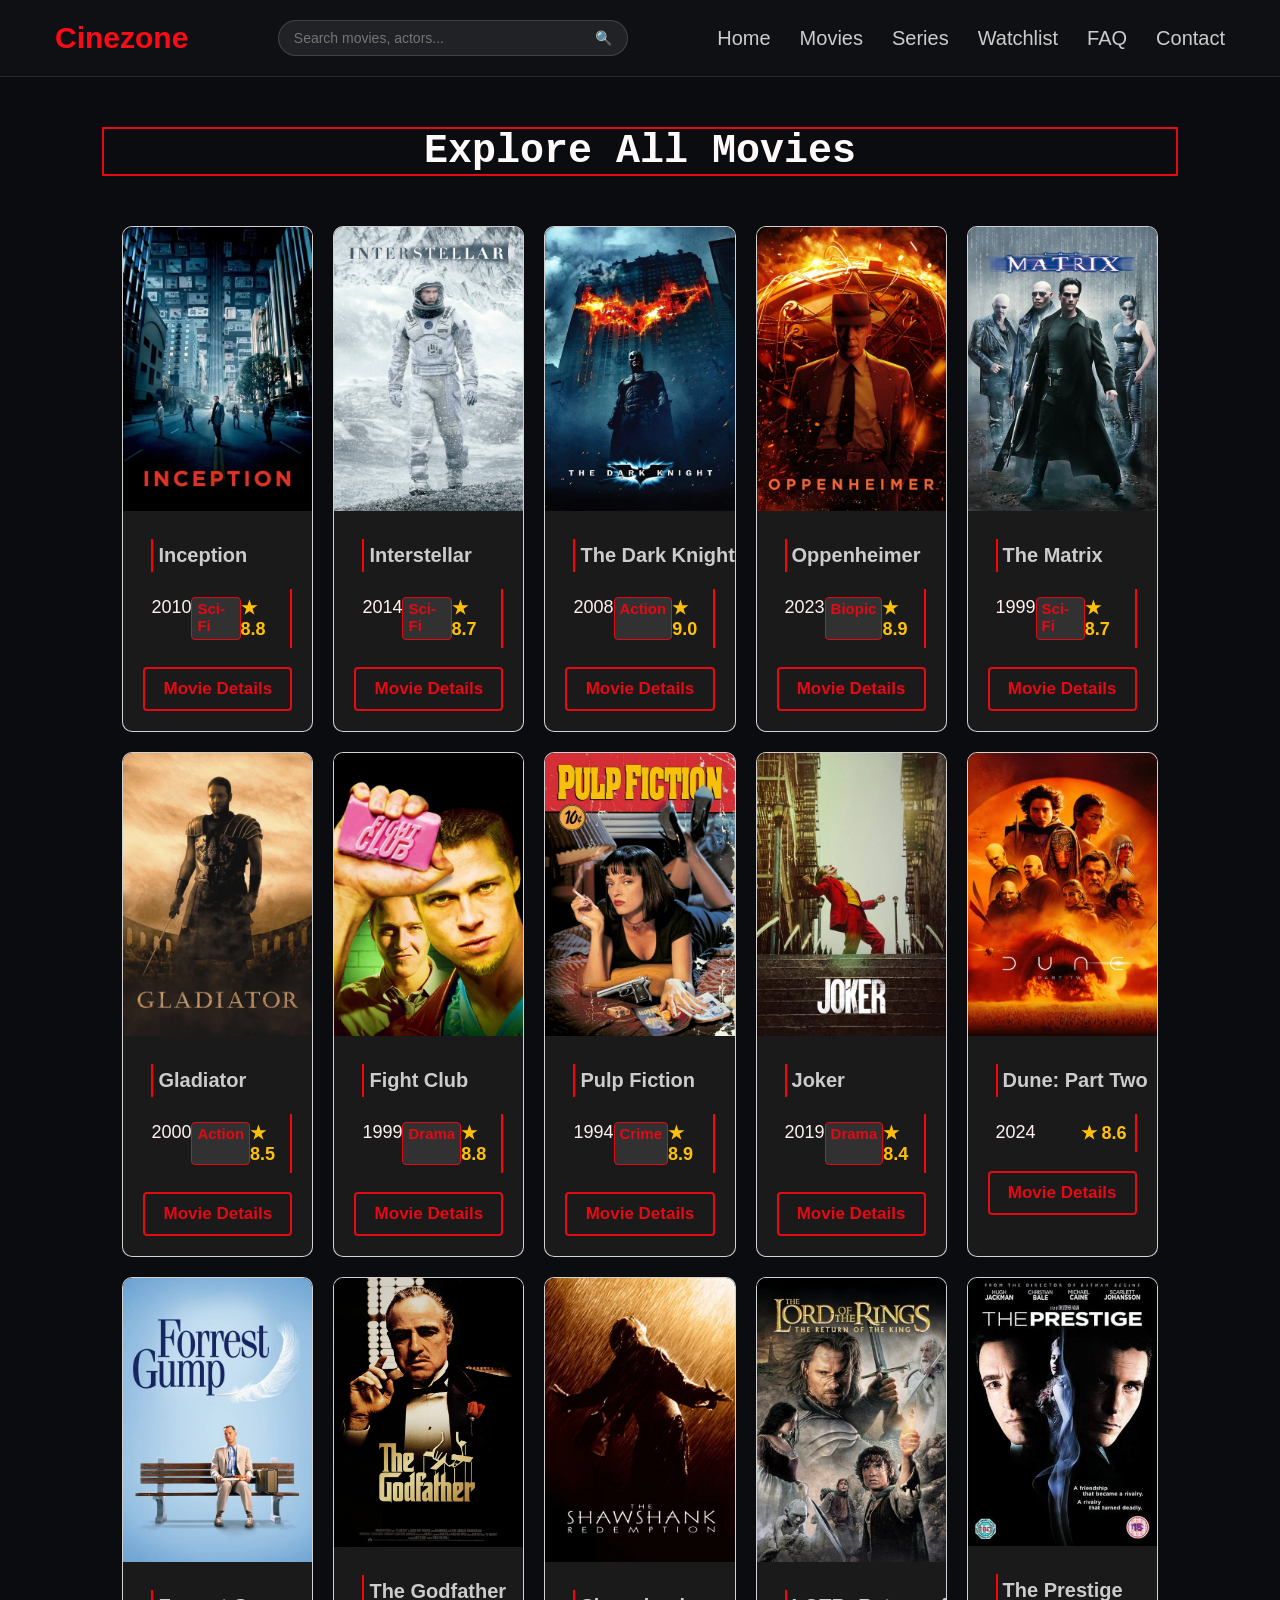
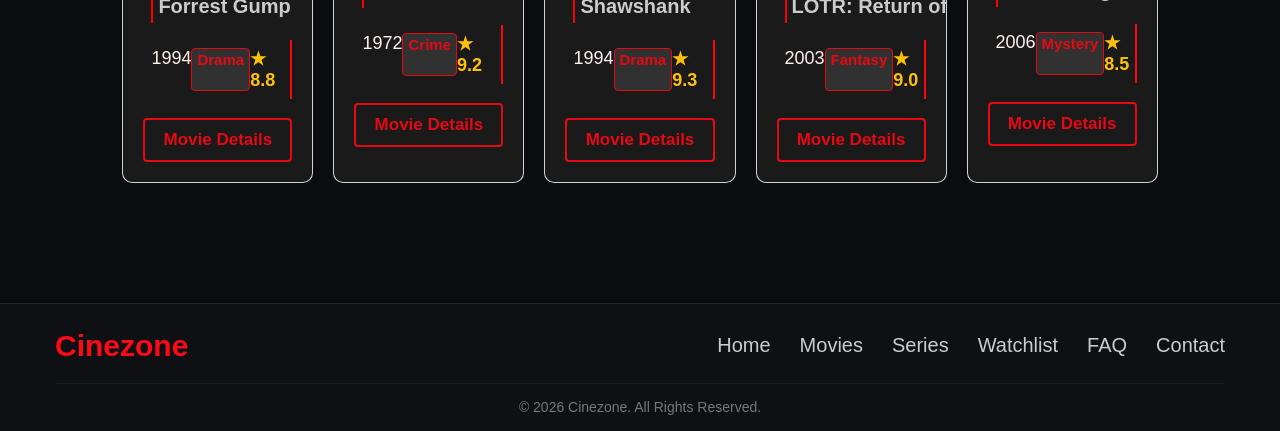
<file: Cinezone Movie App/movies.html>
<!DOCTYPE html>
<html lang="en">
<head>
    <meta charset="UTF-8">
    <meta name="viewport" content="width=device-width, initial-scale=1.0">
    <title>Cinezone - All Movies</title>
    <link rel="stylesheet" href="style.css">
</head>
<body>
    


    <nav class="navbar">
    
   <a href="index.html" class="logo">Cinezone</a>
        <div class="search-bar">
            <input type="search" placeholder="Search movies, actors...">
            <button type="button">🔍</button>
        </div>
     

        <ul class="nav-links">
            <li><a href="index.html">Home</a></li>
            <li><a href="movies.html">Movies</a></li>
            <li><a href="series.html">Series</a></li>
            <li><a href="watchlist.html">Watchlist</a></li>
            <li><a href="faq.html">FAQ</a></li>
            <li><a href="contact.html">Contact</a></li>
        </ul>
    </nav>


    <section class="featured-section">
        <h2 class="text-move">Explore All Movies</h2>
        <div class="movies-grid">
            <!-- mov1 -->
            <div class="movie-card">
                <img src="img/mov1.webp" alt="Inception">
                <div class="card-details">
                    <h3>Inception</h3>
                    <div class="card-info">
                        <span class="year">2010</span>
                        <span class="genre">Sci-Fi</span>
                        <span class="rating">★ 8.8</span>
                    </div>
                    <a href="movie-details.html#mov1" class="btn-details">Movie Details</a>
                </div>
            </div>
            <!-- mov2 -->
            <div class="movie-card">
                <img src="img/mov2.webp" alt="Interstellar">
                <div class="card-details">
                    <h3>Interstellar</h3>
                    <div class="card-info">
                        <span class="year">2014</span>
                        <span class="genre">Sci-Fi</span>
                        <span class="rating">★ 8.7</span>
                    </div>
                    <a href="movie-details.html#mov2" class="btn-details">Movie Details</a>
                </div>
            </div>
            <!-- mov3 -->
            <div class="movie-card">
                <img src="img/mov3.webp" alt="The Dark Knight">
                <div class="card-details">
                    <h3>The Dark Knight</h3>
                    <div class="card-info">
                        <span class="year">2008</span>
                        <span class="genre">Action</span>
                        <span class="rating">★ 9.0</span>
                    </div>
                    <a href="movie-details.html#mov3" class="btn-details">Movie Details</a>
                </div>
            </div>

             <!-- mov4 -->
            <div class="movie-card">
                <img src="img/mov4.webp" alt="Oppenheimer">
                <div class="card-details">
                    <h3>Oppenheimer</h3>
                    <div class="card-info">
                        <span class="year">2023</span>
                        <span class="genre">Biopic</span>
                        <span class="rating">★ 8.9</span>
                    </div>
                    <a href="movie-details.html#mov4" class="btn-details">Movie Details</a>
                </div>
            </div>
             <!-- mov5 -->
            <div class="movie-card">
                <img src="img/mov5.webp" alt="The Matrix">
                <div class="card-details">
                    <h3>The Matrix</h3>
                    <div class="card-info">
                        <span class="year">1999</span>
                        <span class="genre">Sci-Fi</span>
                        <span class="rating">★ 8.7</span>
                    </div>
                    <a href="movie-details.html#mov5" class="btn-details">Movie Details</a>
                </div>
            </div>
            <!-- mov6 -->
            <div class="movie-card">
                <img src="img/mov6.webp" alt="Gladiator">
                <div class="card-details">
                    <h3>Gladiator</h3>
                    <div class="card-info">
                        <span class="year">2000</span>
                        <span class="genre">Action</span>
                        <span class="rating">★ 8.5</span>
                    </div>
                    <a href="movie-details.html#mov6" class="btn-details">Movie Details</a>
                </div>
            </div>
            <!-- mov7 -->
            <div class="movie-card">
                <img src="img/mov7.webp" alt="Fight Club">
                <div class="card-details">
                    <h3>Fight Club</h3>
                    <div class="card-info">
                        <span class="year">1999</span>
                        <span class="genre">Drama</span>
                        <span class="rating">★ 8.8</span>
                    </div>
                    <a href="movie-details.html#mov7" class="btn-details">Movie Details</a>
                </div>
            </div>

            <!-- mov8 -->
            <div class="movie-card">
                <img src="img/mov8.webp" alt="Pulp Fiction">
                <div class="card-details">
                    <h3>Pulp Fiction</h3>
                    <div class="card-info">
                        <span class="year">1994</span>
                        <span class="genre">Crime</span>
                        <span class="rating">★ 8.9</span>
                    </div>
                    <a href="movie-details.html#mov8" class="btn-details">Movie Details</a>
                </div>
            </div>

             <!-- mov9 -->
            <div class="movie-card">
                <img src="img/mov9.webp" alt="Joker">
                <div class="card-details">
                    <h3>Joker</h3>
                    <div class="card-info">
                        <span class="year">2019</span>
                        <span class="genre">Drama</span>
                        <span class="rating">★ 8.4</span>
                    </div>
                    <a href="movie-details.html#mov9" class="btn-details">Movie Details</a>
                </div>
            </div>

            <!-- mov10 -->
            <div class="movie-card">
                <img src="img/mov10.webp" alt="Dune: Part Two">
                <div class="card-details">
                    <h3>Dune: Part Two</h3>
                    <div class="card-info">
                        <span class="year">2024</span>
                        <span class="rating">★ 8.6</span>
                    </div>
                    <a href="movie-details.html#mov10" class="btn-details">Movie Details</a>
                </div>
            </div>

            <!-- mov11 -->
            <div class="movie-card">
                <img src="img/mov11.webp" alt="Forrest Gump">
                <div class="card-details">
                    <h3>Forrest Gump</h3>
                    <div class="card-info">
                        <span class="year">1994</span>
                        <span class="genre">Drama</span>
                        <span class="rating">★ 8.8</span>
                    </div>
                    <a href="movie-details.html#mov11" class="btn-details">Movie Details</a>
                </div>
            </div>

            <!-- mov12 -->
            <div class="movie-card">
                <img src="img/mov12.webp" alt="The Godfather">
                <div class="card-details">
                    <h3>The Godfather</h3>
                    <div class="card-info">
                        <span class="year">1972</span>
                        <span class="genre">Crime</span>
                        <span class="rating">★ 9.2</span>
                    </div>
                    <a href="movie-details.html#mov12" class="btn-details">Movie Details</a>
                </div>
            </div>
            <!-- mov13 -->
            <div class="movie-card">
                <img src="img/mov13.webp" alt="Shawshank">
                <div class="card-details">
                    <h3>Shawshank</h3>
                    <div class="card-info">
                        <span class="year">1994</span>
                        <span class="genre">Drama</span>
                        <span class="rating">★ 9.3</span>
                    </div>
                    <a href="movie-details.html#mov13" class="btn-details">Movie Details</a>
                </div>
            </div>
            <!-- mov14 -->
            <div class="movie-card">
                <img src="img/mov14.jpg" alt="LOTR: Return of King">
                <div class="card-details">
                    <h3>LOTR: Return of King</h3>
                    <div class="card-info">
                        <span class="year">2003</span>
                        <span class="genre">Fantasy</span>
                        <span class="rating">★ 9.0</span>
                    </div>
                    <a href="movie-details.html#mov14" class="btn-details">Movie Details</a>
                </div>
            </div>

            <!-- mov15 -->
            <div class="movie-card">
                <img src="img/mov15.jpg" alt="The Prestige">
                <div class="card-details">
                    <h3>The Prestige</h3>
                    <div class="card-info">
                        <span class="year">2006</span>
                        <span class="genre">Mystery</span>
                        <span class="rating">★ 8.5</span>
                    </div>
                    <a href="movie-details.html#mov15" class="btn-details">Movie Details</a>
                </div>
            </div>
        </div>
    </section>
    


   <footer class="footer">
    <div class="footer-top">
        <a href="index.html" class="logo">Cinezone</a>
        <div class="social-links">
            <a href="index.html">Home</a>
            <a href="movies.html">Movies</a>
            <a href="series.html">Series</a>
            <a href="watchlist.html">Watchlist</a>
            <a href="faq.html">FAQ</a>
            <a href="contact.html">Contact</a>
        </div>
    </div>
    <p class="copyright">&copy; 2026 Cinezone. All Rights Reserved.</p>
</footer>

</body>
</html>
</file>
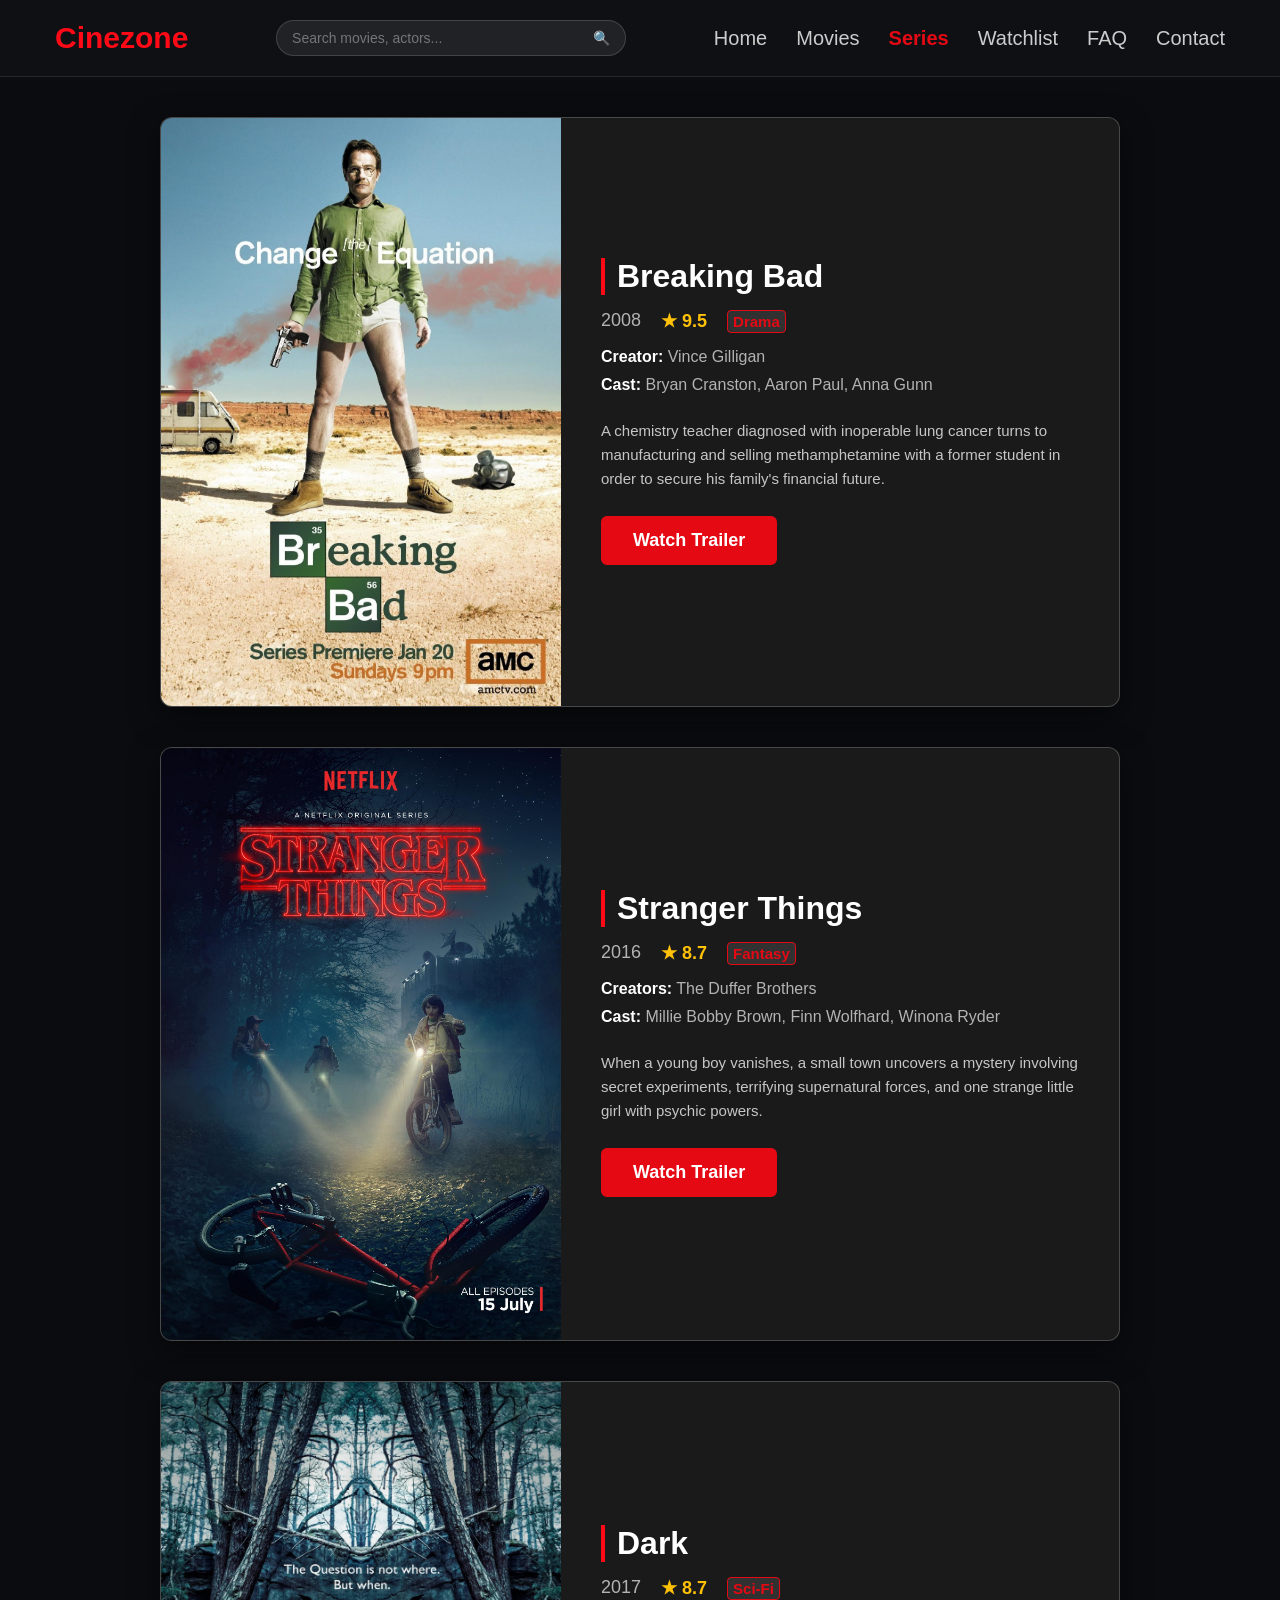
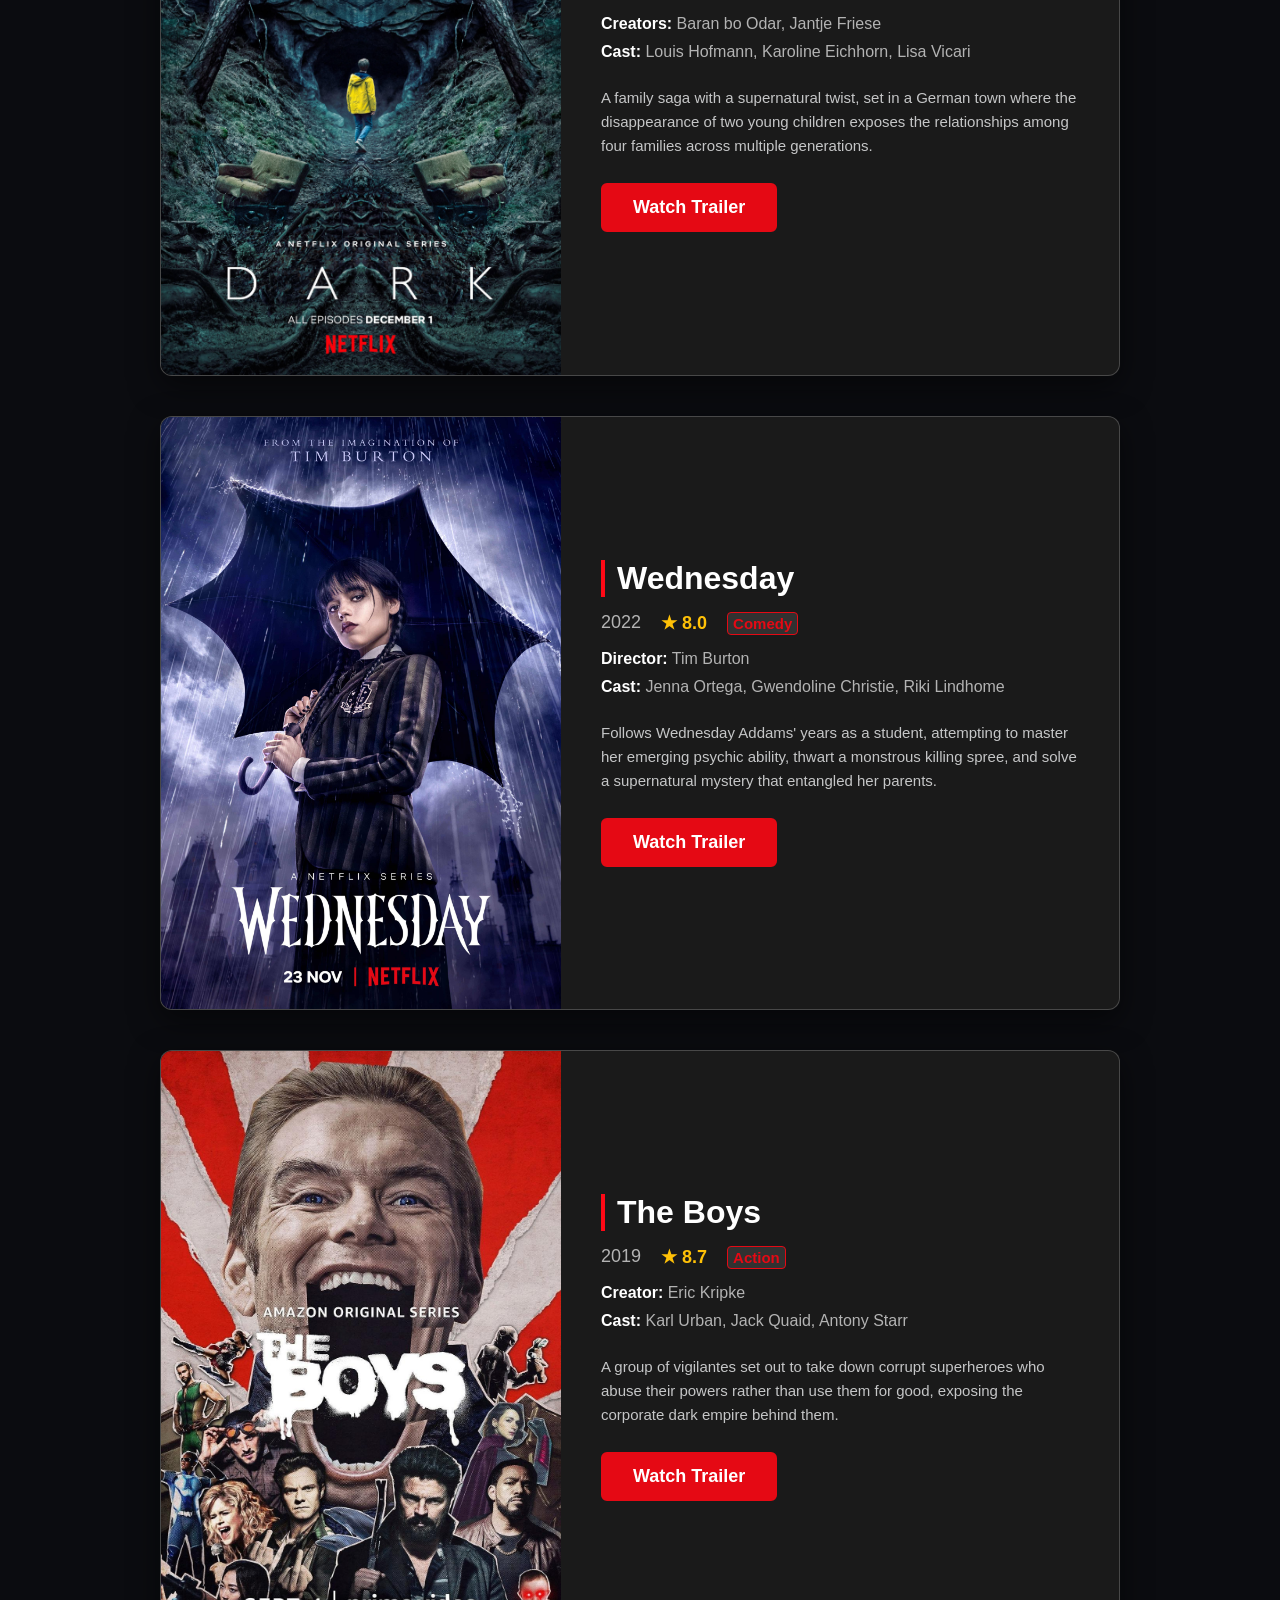
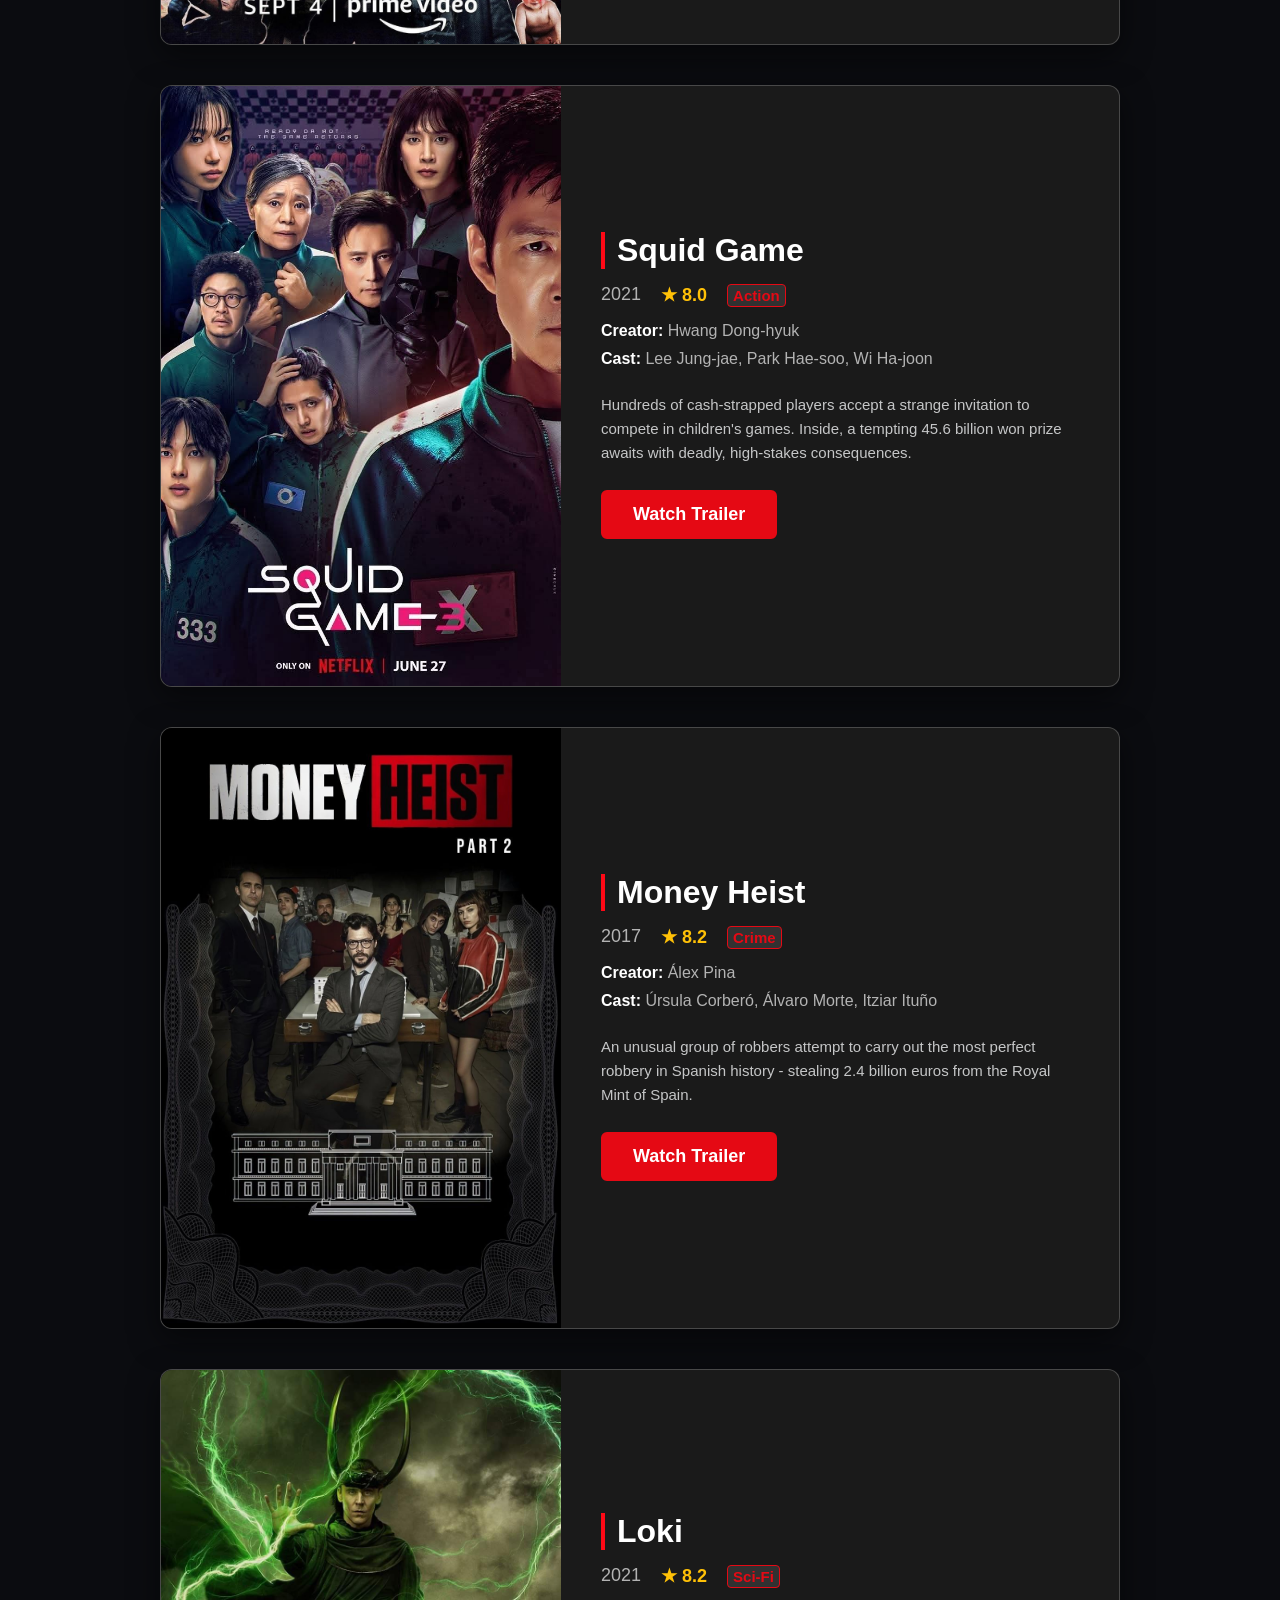
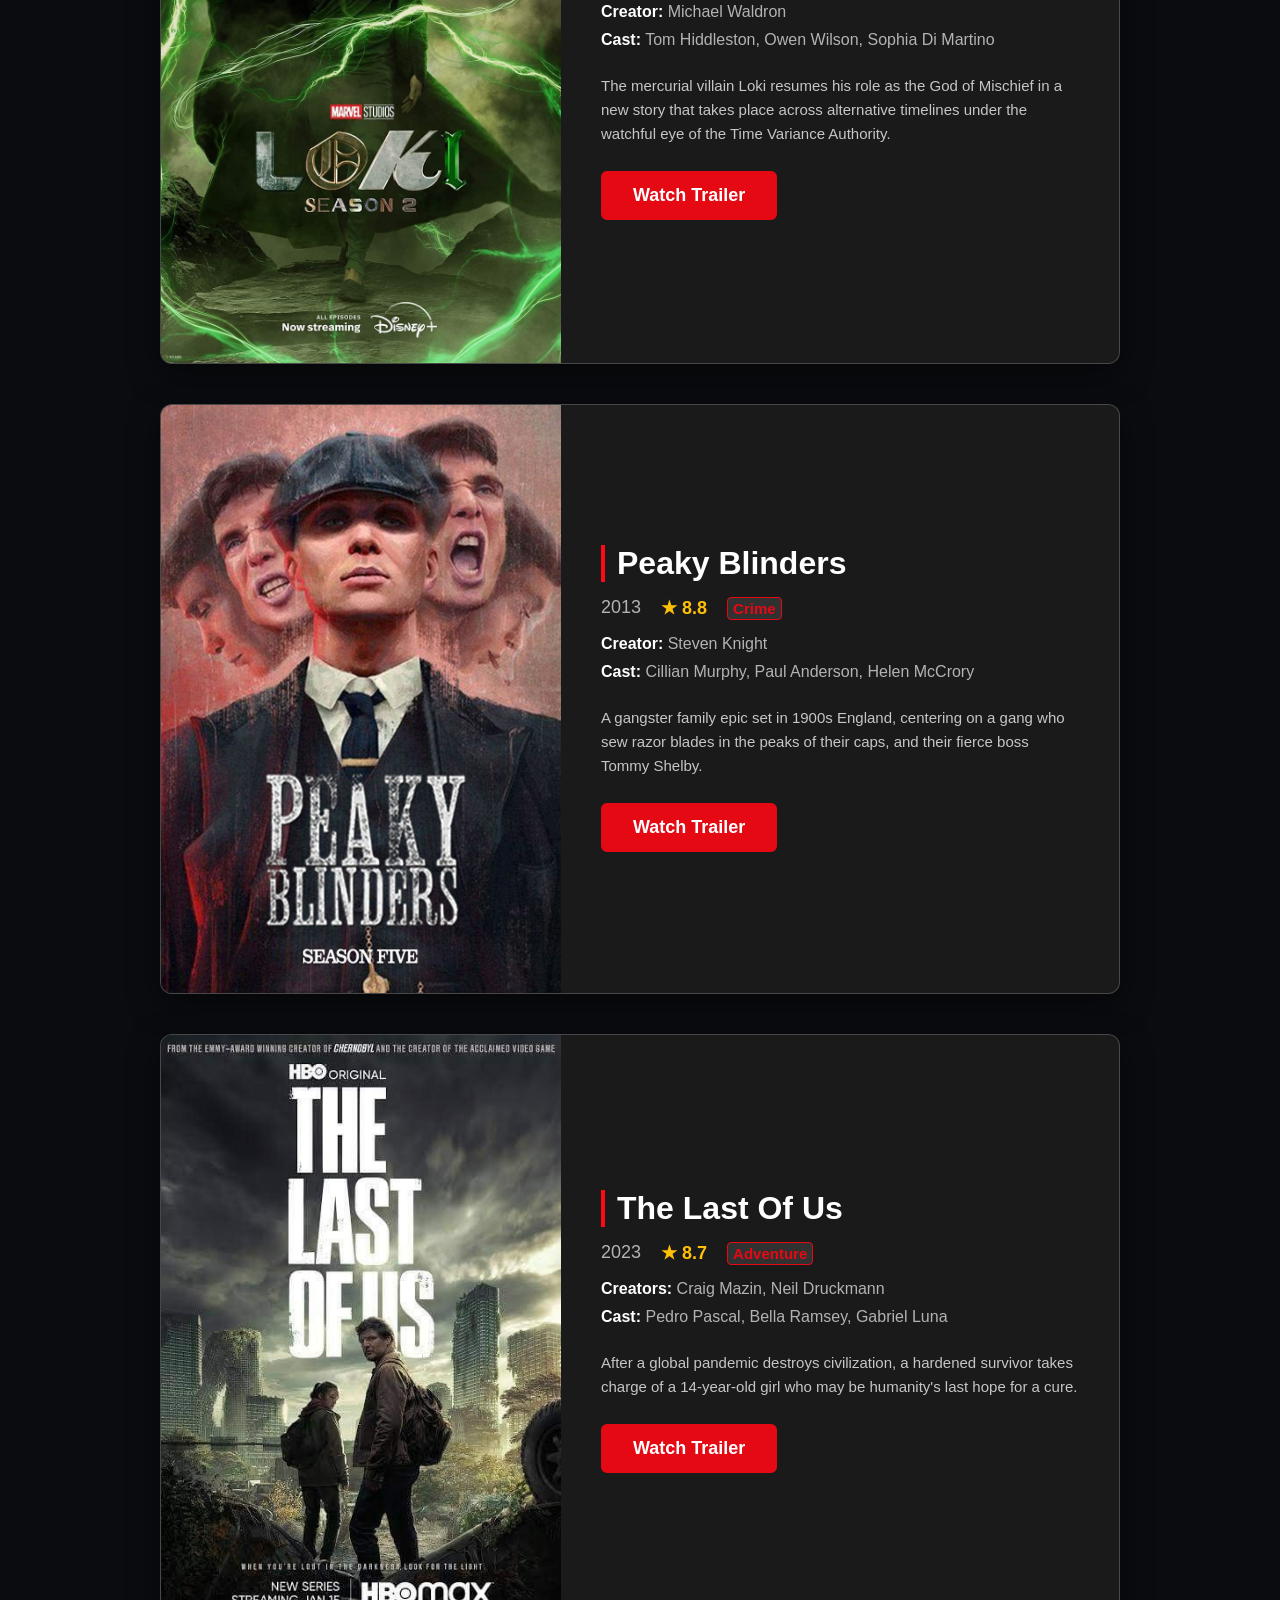
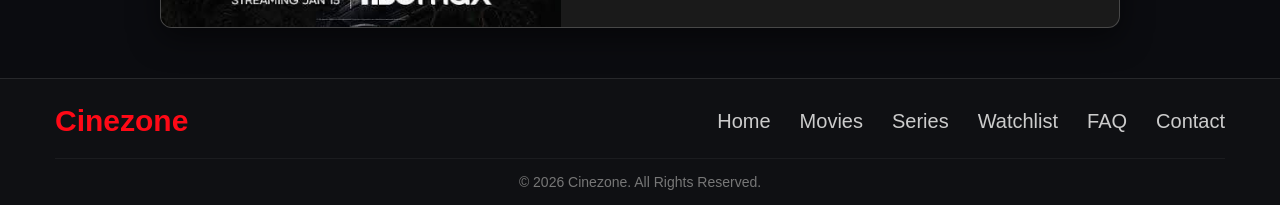
<file: Cinezone Movie App/series-details.html>
<!DOCTYPE html>
<html lang="en">
<head>
    <meta charset="UTF-8">
    <meta name="viewport" content="width=device-width, initial-scale=1.0">
    <title>Cinezone - Series Details</title>
    <link rel="stylesheet" href="style.css">
</head>
<body>
    <nav class="navbar">
        <a href="index.html" class="logo">Cinezone</a>
        <div class="search-bar">
            <input type="search" placeholder="Search movies, actors...">
            <button type="button">🔍</button>
        </div>
        <ul class="nav-links">
            <li><a href="index.html">Home</a></li>
            <li><a href="movies.html">Movies</a></li>
            <li><a href="series.html" class="active">Series</a></li>
            <li><a href="watchlist.html">Watchlist</a></li>
            <li><a href="faq.html">FAQ</a></li>
            <li><a href="contact.html">Contact</a></li>
        </ul>
    </nav>

    <div class="movie-details-wrapper">
        <!-- 1: Breaking Bad -->
        <section class="movie-section" id="se1">
            <div class="movie-banner">
                <img src="img/seri1.jpg" alt="Breaking Bad">
            </div>
            <div class="movie-info">
                <h1>Breaking Bad</h1>
                <div class="movie-meta">
                    <span class="year">2008</span>
                    <span class="rating">★ 9.5</span>
                    <span class="genre">Drama</span>
                </div>
                <p class="director"><strong>Creator:</strong> Vince Gilligan</p>
                <p class="cast"><strong>Cast:</strong> Bryan Cranston, Aaron Paul, Anna Gunn</p>
                <p class="description">
                    A chemistry teacher diagnosed with inoperable lung cancer turns to manufacturing and selling methamphetamine with a former student in order to secure his family's financial future.
                </p>
                <a href="https://www.youtube.com/watch?v=HhesaQXLuRY" target="_blank" class="trailer-btn">Watch Trailer</a>
            </div>
        </section>

        <!-- 2:
          Stranger Things -->
        <section class="movie-section" id="se2">
            <div class="movie-banner">
                <img src="img/seri2.jpg" alt="Stranger Things">
            </div>
            <div class="movie-info">
                <h1>Stranger Things</h1>
                <div class="movie-meta">
                    <span class="year">2016</span>
                    <span class="rating">★ 8.7</span>
                    <span class="genre">Fantasy</span>
                </div>
                <p class="director"><strong>Creators:</strong> The Duffer Brothers</p>
                <p class="cast"><strong>Cast:</strong> Millie Bobby Brown, Finn Wolfhard, Winona Ryder</p>
                <p class="description">
                    When a young boy vanishes, a small town uncovers a mystery involving secret experiments, terrifying supernatural forces, and one strange little girl with psychic powers.
                </p>
                <a href="https://www.youtube.com/watch?v=b9EkMc79ZSU" target="_blank" class="trailer-btn">Watch Trailer</a>
            </div>
        </section>

        <!-- 3: Dark -->
        <section class="movie-section" id="se3">
            <div class="movie-banner">
                <img src="img/seri3.jpg" alt="Dark">
            </div>
            <div class="movie-info">
                <h1>Dark</h1>
                <div class="movie-meta">
                    <span class="year">2017</span>
                    <span class="rating">★ 8.7</span>
                    <span class="genre">Sci-Fi</span>
                </div>
                <p class="director"><strong>Creators:</strong> Baran bo Odar, Jantje Friese</p>
                <p class="cast"><strong>Cast:</strong> Louis Hofmann, Karoline Eichhorn, Lisa Vicari</p>
                <p class="description">
                    A family saga with a supernatural twist, set in a German town where the disappearance of two young children exposes the relationships among four families across multiple generations.
                </p>
                <a href="https://www.youtube.com/watch?v=rrwycJ08PSA" target="_blank" class="trailer-btn">Watch Trailer</a>
            </div>
        </section>

        <!-- 4: Wednesday -->
        <section class="movie-section" id="se4">
            <div class="movie-banner">
                <img src="img/seri4.jpg" alt="Wednesday">
            </div>
            <div class="movie-info">
                <h1>Wednesday</h1>
                <div class="movie-meta">
                    <span class="year">2022</span>
                    <span class="rating">★ 8.0</span>
                    <span class="genre">Comedy</span>
                </div>
                <p class="director"><strong>Director:</strong> Tim Burton</p>
                <p class="cast"><strong>Cast:</strong> Jenna Ortega, Gwendoline Christie, Riki Lindhome</p>
                <p class="description">
                    Follows Wednesday Addams' years as a student, attempting to master her emerging psychic ability, thwart a monstrous killing spree, and solve a supernatural mystery that entangled her parents.
                </p>
                <a href="https://www.youtube.com/watch?v=Di310BC8urj" target="_blank" class="trailer-btn">Watch Trailer</a>
            </div>
        </section>

        <!-- 5: The Boys -->
        <section class="movie-section" id="se5">
            <div class="movie-banner">
                <img src="img/seri5.jpg" alt="The Boys">
            </div>
            <div class="movie-info">
                <h1>The Boys</h1>
                <div class="movie-meta">
                    <span class="year">2019</span>
                    <span class="rating">★ 8.7</span>
                    <span class="genre">Action</span>
                </div>
                <p class="director"><strong>Creator:</strong> Eric Kripke</p>
                <p class="cast"><strong>Cast:</strong> Karl Urban, Jack Quaid, Antony Starr</p>
                <p class="description">
                    A group of vigilantes set out to take down corrupt superheroes who abuse their powers rather than use them for good, exposing the corporate dark empire behind them.
                </p>
                <a href="https://www.youtube.com/watch?v=06rueu_fh30" target="_blank" class="trailer-btn">Watch Trailer</a>
            </div>
        </section>

        <!--6: Squid Game -->
        <section class="movie-section" id="se6">
            <div class="movie-banner">
                <img src="img/seri6.jpg" alt="Squid Game">
            </div>
            <div class="movie-info">
                <h1>Squid Game</h1>
                <div class="movie-meta">
                    <span class="year">2021</span>
                    <span class="rating">★ 8.0</span>
                    <span class="genre">Action</span>
                </div>
                <p class="director"><strong>Creator:</strong> Hwang Dong-hyuk</p>
                <p class="cast"><strong>Cast:</strong> Lee Jung-jae, Park Hae-soo, Wi Ha-joon</p>
                <p class="description">
                    Hundreds of cash-strapped players accept a strange invitation to compete in children's games. Inside, a tempting 45.6 billion won prize awaits with deadly, high-stakes consequences.
                </p>
                <a href="https://www.youtube.com/watch?v=oqxAJKy0ii4" target="_blank" class="trailer-btn">Watch Trailer</a>
            </div>
        </section>

        <!-- 7: Money Heist -->
        <section class="movie-section" id="se7">
            <div class="movie-banner">
                <img src="img/seri7.jpg" alt="Money Heist">
            </div>
            <div class="movie-info">
                <h1>Money Heist</h1>
                <div class="movie-meta">
                    <span class="year">2017</span>
                    <span class="rating">★ 8.2</span>
                    <span class="genre">Crime</span>
                </div>
                <p class="director"><strong>Creator:</strong> Álex Pina</p>
                <p class="cast"><strong>Cast:</strong> Úrsula Corberó, Álvaro Morte, Itziar Ituño</p>
                <p class="description">
                    An unusual group of robbers attempt to carry out the most perfect robbery in Spanish history - stealing 2.4 billion euros from the Royal Mint of Spain.
                </p>
                <a href="https://www.youtube.com/watch?v=_InqQJRqGW4" target="_blank" class="trailer-btn">Watch Trailer</a>
            </div>
        </section>

        <!-- 8: Loki -->
        <section class="movie-section" id="se8">
            <div class="movie-banner">
                <img src="img/seri8.jpg" alt="Loki">
            </div>
            <div class="movie-info">
                <h1>Loki</h1>
                <div class="movie-meta">
                    <span class="year">2021</span>
                    <span class="rating">★ 8.2</span>
                    <span class="genre">Sci-Fi</span>
                </div>
                <p class="director"><strong>Creator:</strong> Michael Waldron</p>
                <p class="cast"><strong>Cast:</strong> Tom Hiddleston, Owen Wilson, Sophia Di Martino</p>
                <p class="description">
                    The mercurial villain Loki resumes his role as the God of Mischief in a new story that takes place across alternative timelines under the watchful eye of the Time Variance Authority.
                </p>
                <a href="https://www.youtube.com/watch?v=nW948Va-l10" target="_blank" class="trailer-btn">Watch Trailer</a>
            </div>
        </section>

        <!-- 9: Peaky Blinders -->
        <section class="movie-section" id="se9">
            <div class="movie-banner">
                <img src="img/seri9.jpg" alt="Peaky Blinders">
            </div>
            <div class="movie-info">
                <h1>Peaky Blinders</h1>
                <div class="movie-meta">
                    <span class="year">2013</span>
                    <span class="rating">★ 8.8</span>
                    <span class="genre">Crime</span>
                </div>
                <p class="director"><strong>Creator:</strong> Steven Knight</p>
                <p class="cast"><strong>Cast:</strong> Cillian Murphy, Paul Anderson, Helen McCrory</p>
                <p class="description">
                    A gangster family epic set in 1900s England, centering on a gang who sew razor blades in the peaks of their caps, and their fierce boss Tommy Shelby.
                </p>
                <a href="https://www.youtube.com/watch?v=oVzVdvGIC7U" target="_blank" class="trailer-btn">Watch Trailer</a>
            </div>
        </section>

        <!-- 10: The Last Of Us -->
        <section class="movie-section" id="se10">
            <div class="movie-banner">
                <img src="img/seri10.jpg" alt="The Last Of Us">
            </div>
            <div class="movie-info">
                <h1>The Last Of Us</h1>
                <div class="movie-meta">
                    <span class="year">2023</span>
                    <span class="rating">★ 8.7</span>
                    <span class="genre">Adventure</span>
                </div>
                <p class="director"><strong>Creators:</strong> Craig Mazin, Neil Druckmann</p>
                <p class="cast"><strong>Cast:</strong> Pedro Pascal, Bella Ramsey, Gabriel Luna</p>
                <p class="description">
                    After a global pandemic destroys civilization, a hardened survivor takes charge of a 14-year-old girl who may be humanity's last hope for a cure.
                </p>
                <a href="https://www.youtube.com/watch?v=uLtkt8BonwM" target="_blank" class="trailer-btn">Watch Trailer</a>
            </div>
        </section>
    </div>

    <footer class="footer">
        <div class="footer-top">
            <a href="index.html" class="logo">Cinezone</a>
            <div class="social-links">
                <a href="index.html">Home</a>
                <a href="movies.html">Movies</a>
                <a href="series.html">Series</a>
                <a href="watchlist.html">Watchlist</a>
                <a href="faq.html">FAQ</a>
                <a href="contact.html">Contact</a>
            </div>
        </div>
        <p class="copyright">&copy; 2026 Cinezone. All Rights Reserved.</p>
    </footer>
</body>
</html>
</file>
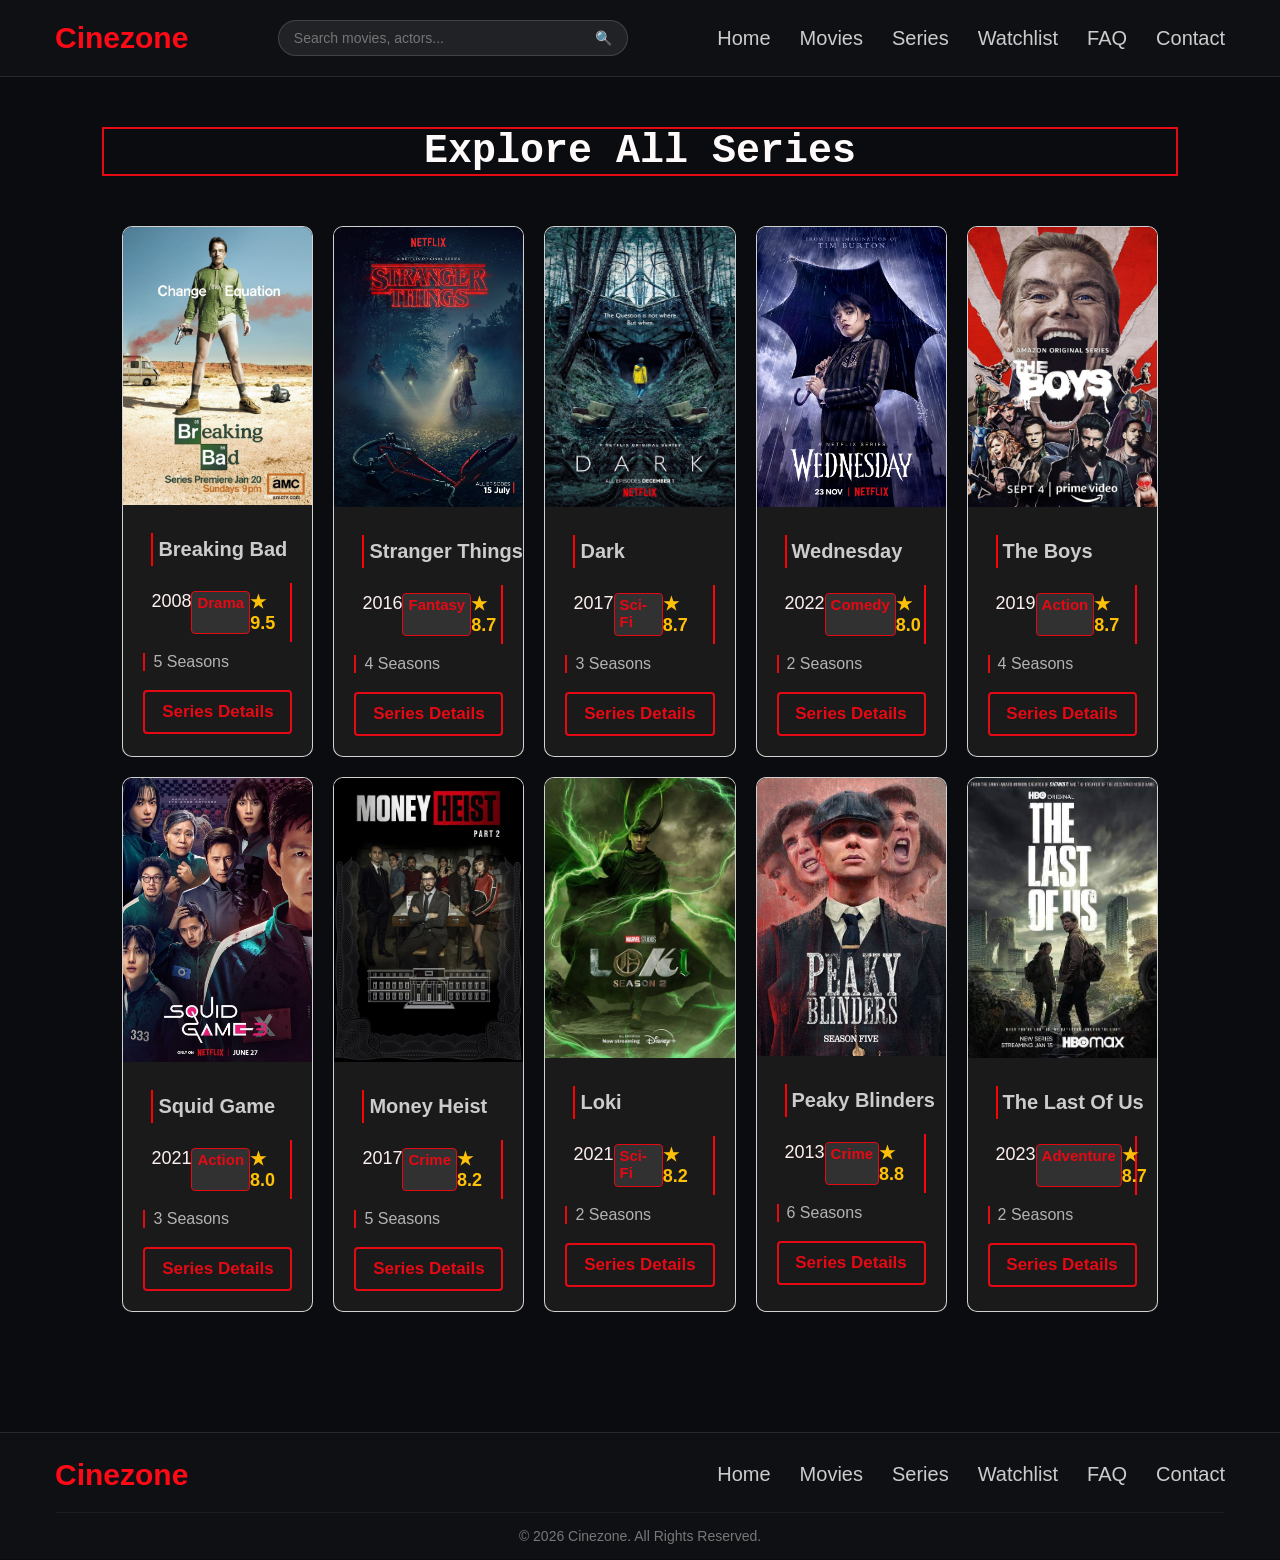
<file: Cinezone Movie App/series.html>
<!DOCTYPE html>
<html lang="en">
<head>
    <meta charset="UTF-8">
    <meta name="viewport" content="width=device-width, initial-scale=1.0">
    <title>Cinezone - All Series</title>
    <link rel="stylesheet" href="style.css">
</head>
<body>
 <nav class="navbar">
    
   <a href="index.html" class="logo">Cinezone</a>
        <div class="search-bar">
            <input type="search" placeholder="Search movies, actors...">
            <button type="button">🔍</button>
        </div>
     

        <ul class="nav-links">
            <li><a href="index.html">Home</a></li>
            <li><a href="movies.html">Movies</a></li>
            <li><a href="series.html">Series</a></li>
            <li><a href="watchlist.html">Watchlist</a></li>
            <li><a href="faq.html">FAQ</a></li>
            <li><a href="contact.html">Contact</a></li>
        </ul>
    </nav>



    <section class="featured-section">
        <h2 class="text-move">Explore All Series</h2>
        <div class="movies-grid">
            <!--seri1-->
            <div class="movie-card">
                <img src="img/seri1.jpg" alt="Breaking Bad">
                <div class="card-details">
                    <h3>Breaking Bad</h3>
                    <div class="card-info">
                        <span class="year">2008</span>
                        <span class="genre">Drama</span>
                        <span class="rating">★ 9.5</span>
                        
                    </div>
                    <span class="seasons">5 Seasons</span>
                    <a href="series-details.html#se1" class="btn-details">Series Details</a>
                </div>
            </div>
            <!--seri2-->
            <div class="movie-card">
                <img src="img/seri2.jpg" alt="Stranger Things">
                <div class="card-details">
                    <h3>Stranger Things</h3>
                    <div class="card-info">
                        <span class="year">2016</span>
                        <span class="genre">Fantasy</span>
                        <span class="rating">★ 8.7</span>
                        
                    </div>
                    <span class="seasons">4 Seasons</span>
                    <a href="series-details.html#se2" class="btn-details">Series Details</a>
                </div>
            </div>
            <!--seri3-->
            <div class="movie-card">
                <img src="img/seri3.jpg" alt="Dark">
                <div class="card-details">
                    <h3>Dark</h3>
                    <div class="card-info">
                        <span class="year">2017</span>
                        <span class="genre">Sci-Fi</span>
                        <span class="rating">★ 8.7</span>
                        
                    </div>
                    <span class="seasons">3 Seasons</span>
                    <a href="series-details.html#se3" class="btn-details">Series Details</a>
                </div>
            </div>
            <!--seri4-->
            <div class="movie-card">
                <img src="img/seri4.jpg" alt="Wednesday">
                <div class="card-details">
                    <h3>Wednesday</h3>
                    <div class="card-info">
                        <span class="year">2022</span>
                        <span class="genre">Comedy</span>
                        <span class="rating">★ 8.0</span>
                        
                    </div>
                    <span class="seasons">2 Seasons</span>
                    <a href="series-details.html#se4" class="btn-details">Series Details</a>
                </div>
            </div>
            <!--seri5-->
             <div class="movie-card">
                <img src="img/seri5.jpg" alt="The Boys">
                <div class="card-details">
                    <h3>The Boys</h3>
                    <div class="card-info">
                        <span class="year">2019</span>
                        <span class="genre">Action</span>
                        <span class="rating">★ 8.7</span>
                        
                    </div>
                    <span class="seasons">4 Seasons</span>
                    <a href="series-details.html#se5" class="btn-details">Series Details</a>
                </div>
            </div>
            <!--seri6-->
            <div class="movie-card">
                <img src="img/seri6.jpg " alt="Squid Game">
                <div class="card-details">
                    <h3>Squid Game</h3>
                    <div class="card-info">
                        <span class="year">2021</span>
                        <span class="genre">Action</span>
                        <span class="rating">★ 8.0</span>
                        
                    </div>
                    <span class="seasons">3 Seasons</span>
                    <a href="series-details.html#se6" class="btn-details">Series Details</a>
                </div>
            </div>
            <!--seri7-->
            <div class="movie-card">
                <img src="img/seri7.jpg" alt="Money Heist">
                <div class="card-details">
                    <h3>Money Heist</h3>
                    <div class="card-info">
                        <span class="year">2017</span>
                        <span class="genre">Crime</span>
                        <span class="rating">★ 8.2</span>
                    </div>
                    <span class="seasons">5 Seasons</span>
                    <a href="series-details.html#se7" class="btn-details">Series Details</a>
                </div>
            </div>
            <!--seri8-->
            <div class="movie-card">
                <img src="img/seri8.jpg" alt="Loki">
                <div class="card-details">
                    <h3>Loki</h3>
                    <div class="card-info">
                        <span class="year">2021</span>
                        <span class="genre">Sci-Fi</span>
                        <span class="rating">★ 8.2</span>
                    </div>
                     <span class="seasons">2 Seasons</span>
                    <a href="series-details.html#se8" class="btn-details">Series Details</a>
                </div>
            </div>
            <!--seri9-->
            <div class="movie-card">
                <img src="img/seri9.jpg" alt="Peaky Blinders">
                <div class="card-details">
                    <h3>Peaky Blinders</h3>
                    <div class="card-info">
                        <span class="year">2013</span>
                        <span class="genre">Crime</span>
                        <span class="rating">★ 8.8</span>
                    </div>
                    <span class="seasons">6 Seasons</span>
                    <a href="series-details.html#se9" class="btn-details">Series Details</a>
                </div>
            </div>
            <!--seri10-->
            <div class="movie-card">
                <img src="img/seri10.jpg" alt="The Last Of Us">
                <div class="card-details">
                    <h3>The Last Of Us</h3>
                    <div class="card-info">
                        <span class="year">2023</span>
                        <span class="genre">Adventure</span>
                        <span class="rating">★ 8.7</span>
                    </div>
                    <span class="seasons">2 Seasons</span>
                    <a href="series-details.html#se9" class="btn-details">Series Details</a>
                </div>
            </div>

        </div>
    </section>



    <footer class="footer">
    <div class="footer-top">
        <a href="index.html" class="logo">Cinezone</a>
        <div class="social-links">
            <a href="index.html">Home</a>
            <a href="movies.html">Movies</a>
            <a href="series.html">Series</a>
            <a href="watchlist.html">Watchlist</a>
            <a href="faq.html">FAQ</a>
            <a href="contact.html">Contact</a>
        </div>
    </div>
    <p class="copyright">&copy; 2026 Cinezone. All Rights Reserved.</p>
</footer>
</body>
</html>
</file>
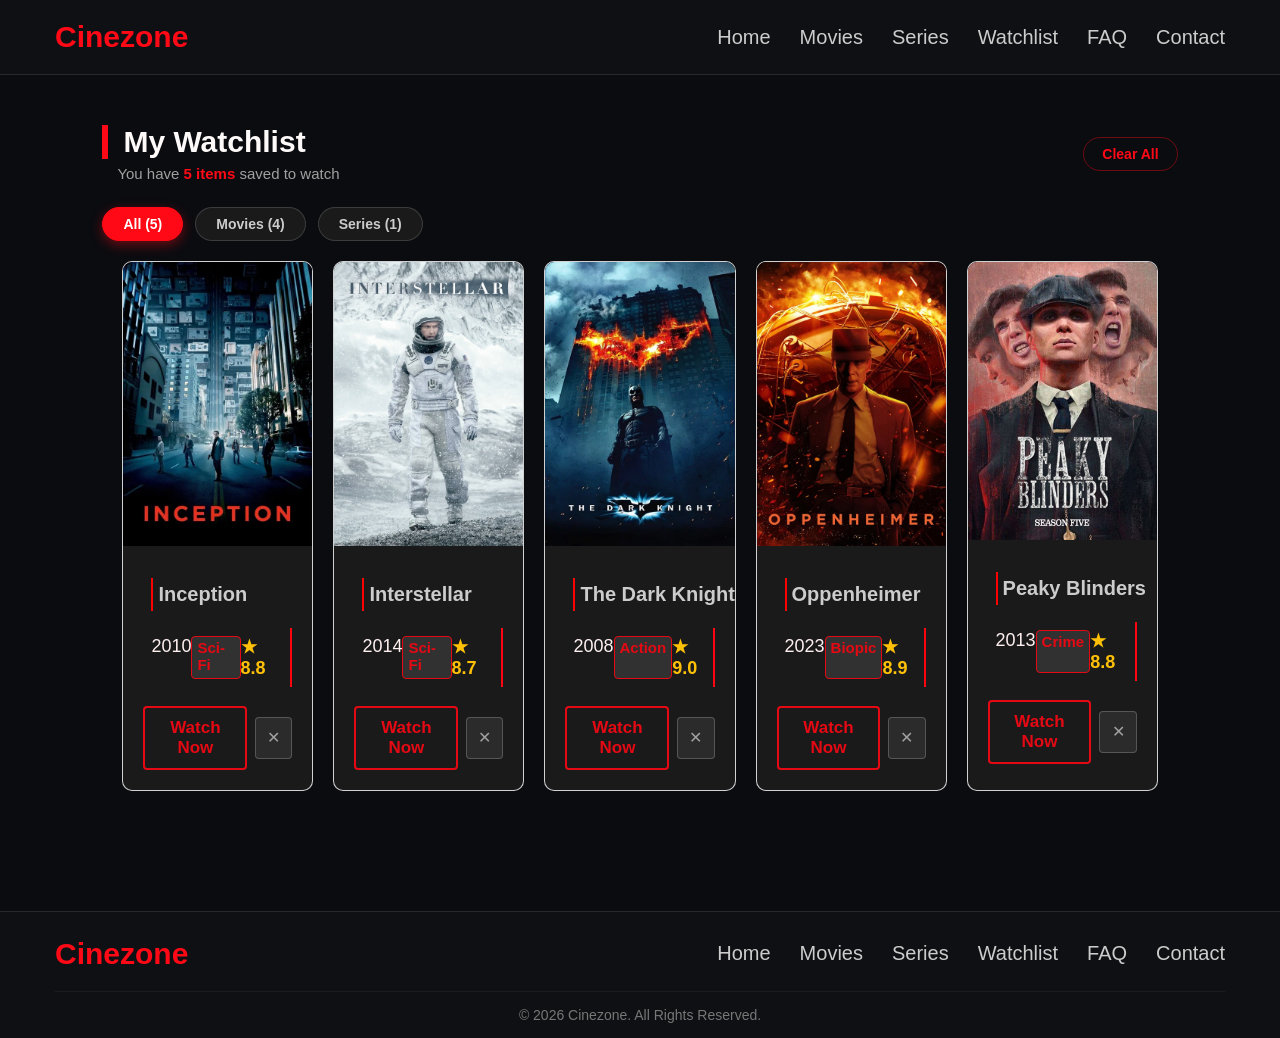
<file: Cinezone Movie App/watchlist.html>
<!DOCTYPE html>
<html lang="en">
<head>
    <meta charset="UTF-8">
    <meta name="viewport" content="width=device-width, initial-scale=1.0">
   <title>Cinezone - My Watchlist</title>
    <link rel="stylesheet" href="style.css">
</head>
<body>

  <nav class="navbar">
    
   <a href="index.html" class="logo">Cinezone</a>
    
        <ul class="nav-links">
            <li><a href="index.html">Home</a></li>
            <li><a href="movies.html">Movies</a></li>
            <li><a href="series.html">Series</a></li>
            <li><a href="watchlist.html">Watchlist</a></li>
            <li><a href="faq.html">FAQ</a></li>
            <li><a href="contact.html">Contact</a></li>
        </ul>
    </nav>


    <section class="featured-section">
        
        <div class="watchlist-topbar">
            <div>
                <h2 class="section-title" style="margin: 0; padding-left: 15px;">My Watchlist</h2>
                <p class="watchlist-counter">You have <span>5 items</span> saved to watch</p>
            </div>
            <button type="button" class="btn-clear">Clear All</button>
        </div>

    <!-- فلاتر  -->
        <div class="genres-bar" >
            <button class="genre-pill active">All (5)</button>
            <button class="genre-pill">Movies (4)</button>
            <button class="genre-pill">Series (1)</button>
        </div>

    
        <div class="movies-grid">
            <!-- 1 -->
            <div class="movie-card">
                <div class="poster-container">
                    <img src="img/mov1.webp" alt="Inception">
                
                </div>
                <div class="card-details">
                    <h3>Inception</h3>
                    <div class="card-info">
                        <span class="year">2010</span>
                        <span class="genre">Sci-Fi</span>
                        <span class="rating">★ 8.8</span>
                    </div>
                    <div class="watchlist-actions">
                        <a href="https://www.youtube.com/watch?v=YoHD9XEInc0" target="_blank"  class="btn-details" >Watch Now</a>
                        <button type="button" class="btn-remove" title="Remove">✕</button>
                    </div>
                </div>
            </div>

            <!-- 2 -->
            <div class="movie-card">
                <div class="poster-container">
                    <img src="img/mov2.webp" alt="Interstellar">
                 
                </div>
                <div class="card-details">
                    <h3>Interstellar</h3>
                    <div class="card-info">
                        <span class="year">2014</span>
                        <span class="genre">Sci-Fi</span>
                        <span class="rating">★ 8.7</span>
                    </div>
                    <div class="watchlist-actions">
                         <a href="https://www.youtube.com/watch?v=zSWdZVtXT7E" target="_blank" class="btn-details"> Watch Now</a>
                        <button type="button" class="btn-remove" title="Remove">✕</button>
                    </div>
                </div>
            </div>

            <!-- 3 -->
            <div class="movie-card">
                <div class="poster-container">
                    <img src="img/mov3.webp" alt="The Dark Knight">
                   
                </div>
                <div class="card-details">
                    <h3>The Dark Knight</h3>
                    <div class="card-info">
                        <span class="year">2008</span>
                        <span class="genre">Action</span>
                        <span class="rating">★ 9.0</span>
                    </div>
                    <div class="watchlist-actions">
                       <a href="https://www.youtube.com/watch?v=EXeTwQWrcwY"  class="btn-details" >Watch Now</a>
                        <button type="button" class="btn-remove" title="Remove">✕</button>
                    </div>
                </div>
            </div>

            <!-- 4 -->
            <div class="movie-card">
                <div class="poster-container">
                    <img src="img/mov4.webp" alt="Oppenheimer">
                   
                </div>
                <div class="card-details">
                    <h3>Oppenheimer</h3>
                    <div class="card-info">
                        <span class="year">2023</span>
                        <span class="genre">Biopic</span>
                        <span class="rating">★ 8.9</span>
                    </div>
                    <div class="watchlist-actions">
                       <a href="https://www.youtube.com/watch?v=bK6ldnjE3Y0" target="_blank" class="btn-details" >Watch Now</a>
                        <button type="button" class="btn-remove" title="Remove">✕</button>
                    </div>
                </div>
            </div>

            <!-- 5 -->
            <div class="movie-card">
                <div class="poster-container">
                     <img src="img/seri9.jpg" alt="Peaky Blinders">
                </div>
                <div class="card-details">
                    <h3>Peaky Blinders</h3>
                    <div class="card-info">
                  <span class="year">2013</span>
                        <span class="genre">Crime</span>
                        <span class="rating">★ 8.8</span>
                    </div>
                    <div class="watchlist-actions">
                        <a href="https://youtu.be/L02hwp6mGsk?si=6A7yvKEzqz6c42Yy" target="_blank" class="btn-details" >Watch Now</a>
                        <button type="button" class="btn-remove" title="Remove">✕</button>
                    </div>
                </div>
            </div>
        </div>

 </section>


 <footer class="footer">
    <div class="footer-top">
        <a href="index.html" class="logo">Cinezone</a>
        <div class="social-links">
            <a href="index.html">Home</a>
            <a href="movies.html">Movies</a>
            <a href="series.html">Series</a>
            <a href="watchlist.html">Watchlist</a>
            <a href="faq.html">FAQ</a>
            <a href="contact.html">Contact</a>
        </div>
    </div>
    <p class="copyright">&copy; 2026 Cinezone. All Rights Reserved.</p>
</footer>
</body>
</html>
</file>
<file: Cinezone Movie App/style.css>
*{
    margin: 0;
    padding: 0;
    box-sizing: border-box;
    font-family: Arial, sans-serif;
}

html{
    scroll-behavior: smooth;
}

body{
    background-color: #0b0c10;
    color: #c5c6c7;
}





.navbar{
    background-color: rgba(15, 16, 20, 95);
    padding: 20px 55px;
    display: flex;
    justify-content: space-between;
    align-items: center;
    position: sticky;
    top: 0;
    z-index: 1000;
    border-bottom: 1px solid rgba(255, 255, 255, 0.1);
}

.navbar .logo{
     color: #ff0916;
     font-size: 30px;
     font-weight: bold;
     text-decoration: none;   
}

.navbar .nav-links{
    list-style: none;
    display: flex;
    gap: 29px;
}

.navbar .nav-links li a{
    color: #cccccc;
    text-decoration: none;
    font-size: 20px;
    transition:  0.3s;
}
.navbar .nav-links li a:hover{
    color: #ff0916;
}


.search-bar {
    display: flex;
    align-items: center;
    background: rgba(255, 255, 255, 0.08);
    border-radius: 30px;
    padding: 9px 15px;
    border: 1px solid rgba(255, 255, 255, 0.15);
    width: 350px;
}

.search-bar input {
    background: transparent;
    border: none;
    outline: none;
    color: #c90c0c;
    width: 100%;
    font-size: 14px;
}

.search-bar button {
    background: transparent;
    border: none;
    cursor: pointer;
    font-size: 14px;
}


.hero{
    min-height: 90vh;
    background: linear-gradient(rgba(48, 54, 79, 0.75), rgba(0, 0, 0, 0.9)), 
          url(img/hero.png);
    background-size: cover;
    background-position: center;
    background-repeat: no-repeat; 
    display: flex;
    justify-content: center;
    align-items: center;
    text-align: center;
    padding: 20px;  

}

.hero-content{
    max-width: 800px;
}

.hero-content .hero-text{
    color: #ff0310;
    font-size: 18px;
    font-weight: bold;
    margin-bottom: 12px;
    text-transform:capitalize;
    letter-spacing: 2px;
    font-family:inherit;
}

.hero-content h1{
    font-size: 38px;
    margin-bottom: 15px;
    line-height: 1.2;
    color: white;
}

.hero-content .hero-pp1{
    color: #b3b3b3;
    font-size: 18px;
    font-weight: bold;
    margin-bottom: 12px;
    text-transform:capitalize;
    letter-spacing: 2px;
    font-family:inherit;
}

.hero-buttons{
    display: flex;
    justify-content: center;
    gap:20px;
    margin-top: 20px;
}

.hero-button{
    display: inline-block;
    margin: 15px;
    padding: 15px 30px;
    font-size: 20px;
    font-weight: bold;
    text-decoration: none;
    border-radius: 4px;
    transition: 0.3s;
    background-color: #e50914;
    color: #fffafa;
    border: 2px solid #e50914;
}

.hero-button:hover{
    background-color: #0b0c10;
    border-color: #0b0c10;
}


.featured-section{
    padding: 50px 8%;
}

.section-title{
    font-size: 30px;
    margin-top: 30px;
    border-left: #ff0916 solid 6px;
    padding-left: 15px;
    color: #fffafa;
}

.movies-grid{
    display: grid;
    grid-template-columns: repeat(5, 1fr);
    gap: 20px;
    padding: 20px;
}

.movie-card{
    background-color: #1a1a1a;
    border-radius: 10px;
    overflow: hidden;
    border: 1.5px solid rgba(255, 255, 255, 0.8) ;
    transition: 0.3s;
    display: flex;
    flex-direction: column;
}

.movie-card:hover{
    transform: translateY(-8px);
    border-color: #e50914;
}

.movie-card img{
    width: 100%;
   
    object-fit: cover;
}

.card-details{
    padding: 20px;
    display: flex;
    flex-direction: column;
    gap: 9px;
    flex-grow: 1;
}

.card-details h3{
    font-size: 20px;
    color: #cccccc;
    font-family: 'Franklin Gothic Medium', 'Arial Narrow', Arial, sans-serif;
    border-left: 2px solid red;
    white-space: nowrap;
    padding: 5px;
    margin: 8px;
}


.card-info{
    justify-content: space-between;
    display: flex;
    font-size: 18px;
    border-right: #ff0310 solid 2px;
    padding: 8px;
    color: #fff0f0;
}
 
.card-info .rating{
    color: #ffc107;
    font-weight: bold;
}
.card-details .seasons{
    color: #b3b3b3;
    font-size: 16px;
    border-left: 2px solid #e50914;
    padding-left: 8px;
    margin-top: 2px;
}

.btn-details{
    margin-top: 10px;
    text-align: center;
    padding: 10px;
    background-color: transparent;
    color: #e50914;
    border: 2px solid #e50914;
    border-radius: 4px;
    background: 4px;
    text-decoration: none;
    font-size: 17px;
    font-weight: bold;
    transition: 0.3s;
}

.btn-details:hover{
    background-color: #e50914;
    color: #fffafa;
    border-color: #fae3e3;
}

.text-move{
  text-align: center;
  margin-bottom: 30px;
  font-size: 40px;
  font-family: monospace;
  color: #fffafa ;
  border: #e50914 2px solid;
  background-color: transparent;
}

.navbar .nav-links li a.active{
    color: #e50914;
    font-weight: bold;
}

.card-info .genre{
    background-color: rgba(255, 255, 255, 0.1);
    padding: 2px 5px;
    border-radius: 4px;
    border: 1.55px #e50914 solid;
    font-size: 15px;
    color: #e50914;
    font-weight: bold;
} 


.movie-details-wrapper {
    max-width: 1000px;
    margin: 40px auto;
    padding: 0 20px;
}

.movie-section {
    background-color: #1a1a1a;
    border-radius: 12px;
    overflow: hidden;
    border: 1.5px solid rgba(255, 255, 255, 0.2);
    box-shadow: 0 10px 30px rgba(0, 0, 0, 0.5);
    display: flex;
    align-items: stretch;
    margin-bottom: 40px;
}
.movie-banner {
    flex: 0 0 400px;
}

.movie-banner img {
    width: 100%;
    height: 100%;
    object-fit: cover; 
    display: block;
}
.movie-info {
    flex: 1.2;
    padding: 40px;
    display: flex;
    flex-direction: column;
    justify-content: center;
}

.movie-info h1 {
    font-size: 32px;
    color: #ffffff;
    margin-bottom: 15px;
    border-left: 4px solid #ff0916;
    padding-left: 12px;
}
.movie-meta {
    display: flex;
    gap: 20px;
    margin-bottom: 15px;
    font-size: 18px;
    color: #b3b3b3;
}

.movie-meta .rating {
    color: #ffc107;
    font-weight: bold;
}

.movie-meta .genre{
    background-color: rgba(255, 255, 255, 0.1);
    padding: 2px 5px;
    border-radius: 4px;
    border: 1.55px #e50914 solid;
    font-size: 15px;
    color: #e50914;
    font-weight: bold;
} 

.movie-info .director,
.movie-info .cast {
    font-size: 16px;
    margin-bottom: 10px;
    color: #b3b3b3;
}

.movie-info strong {
    color: #ffffff;
}

.description {
    font-size: 15px;
    color: #c5c6c7;
    margin: 15px 0 25px 0;
    line-height: 1.6;
}
.trailer-btn {
    display: inline-block;
    text-align: center;
    padding: 12px 30px;
    background-color: #e50914;
    color: #ffffff;
    border: 2px solid #e50914;
    border-radius: 6px;
    text-decoration: none;
    font-size: 18px;
    font-weight: bold;
    transition: 0.3s;
    width: fit-content;
}

.trailer-btn:hover {
    background-color: transparent;
    color: #e50914;
}
@media (max-width: 768px) {
    .movie-section {
        flex-direction: column;
    }
    .movie-banner {
        max-width: 100%;
        height: 350px;
    }
}

.contact-box {
    background-color: #1a1a1a;
    padding: 30px;
    border-radius: 10px;
    border: 1px solid rgba(255, 255, 255, 0.1);
}

.contact-form label {
    display: block;
    margin-bottom: 6px;
    color: #fff;
    font-weight: bold;
}

.contact-form input,
.contact-form textarea {
    width: 100%;
    padding: 12px;
    margin-bottom: 20px;
    background-color: #0b0c10;
    border: 1px solid rgba(255, 255, 255, 0.2);
    border-radius: 6px;
    color: #fff;
    outline: none;
}

.contact-form input:focus,
.contact-form textarea:focus {
    border-color: #ff0916;
}

.btn-cont {
    display: block;               
    width: fit-content;           
    margin: 20px auto;            
    background-color: #e50914;
    color: #ffffff;
    border: 2px solid #e50914;
    padding: 12px 32px;
    font-size: 16px;
    font-weight: bold;
    border-radius: 6px;
    text-decoration: none;
    cursor: pointer;
    text-align: center;
    transition: all 0.3s ease;
}


.btn-cont:hover {
    background-color: transparent;
    color: #ff0916;
    border-color: #ff0916;
    box-shadow: 0 0 15px rgba(255, 9, 22, 0.4);
    transform: translateY(-2px);
}




.watchlist-topbar {
    display: flex;
    justify-content: space-between;
    align-items: center;
    margin-bottom: 25px;
    flex-wrap: wrap;
    gap: 15px;
}

.watchlist-counter {
    color: #a0a0a0;
    font-size: 15px;
    margin-top: 6px;
    padding-left: 15px;
}

.watchlist-counter span {
    color: #ff0916;
    font-weight: bold;
}

.btn-clear {
    background: transparent;
    border: 1px solid rgba(255, 9, 22, 0.4);
    color: #ff0916;
    padding: 8px 18px;
    border-radius: 20px;
    font-size: 14px;
    font-weight: bold;
    cursor: pointer;
    transition: 0.3s ease;
}

.btn-clear:hover {
    background-color: #ff0916;
    color: #ffffff;
    transform: translateY(-2px);
    box-shadow: 0 0 12px rgba(255, 9, 22, 0.4);
}


.watchlist-actions {
    display: flex;
    gap: 8px;
    align-items: center;
    margin-top: 10px;
}

.watchlist-actions .btn-details {
    margin-top: 0;
}

.btn-remove {
    background: rgba(255, 255, 255, 0.08);
    color: #a0a0a0;
    border: 1px solid rgba(255, 255, 255, 0.2);
    border-radius: 4px;
    width: 42px;
    height: 42px;
    display: flex;
    align-items: center;
    justify-content: center;
    font-size: 16px;
    cursor: pointer;
    transition: 0.3s ease;
}

.btn-remove:hover {
    background: #ff0916;
    color: #ffffff;
    border-color: #ff0916;
}


.genres-bar {
    display: flex;
    gap: 12px;
    flex-wrap: wrap;
    align-items: center;
}

.genre-pill {
    background-color: #1a1a1a;
    color: #cccccc;
    border: 1px solid rgba(255, 255, 255, 0.15);
    padding: 8px 20px;
    border-radius: 20px;
    font-size: 14px;
    font-weight: 600;
    cursor: pointer;
    transition: all 0.3s ease;
}


.genre-pill:hover {
    color: #ffffff;
    border-color: #ff0916;
    background-color: rgba(255, 9, 22, 0.15);
    transform: translateY(-2px);
}


.genre-pill.active {
    background-color: #ff0916;
    color: #ffffff;
    border-color: #ff0916;
    box-shadow: 0 4px 12px rgba(255, 9, 22, 0.4);
}

   
  

.page-container {
    max-width: 800px;
    margin: 40px auto;
    padding: 0 20px;
}


.faq-accordion details {
    background-color: #1a1a1a;
    border-radius: 8px;
    padding: 16px 20px;
    margin-bottom: 15px;
    border-left: 4px solid #ff0916;
    cursor: pointer;
    transition: 0.3s;
}

.faq-accordion details:hover {
    background-color: #222222;
}

.faq-accordion summary {
    font-size: 18px;
    font-weight: bold;
    color: #ffffff;
    outline: none;
}

.faq-accordion details[open] summary {
    color: #ff0916;
}

.faq-accordion p {
    margin-top: 12px;
    color: #c5c6c7;
    line-height: 1.6;
}


.contact-box {
    background-color: #1a1a1a;
    padding: 30px;
    border-radius: 10px;
    border: 1px solid rgba(255, 255, 255, 0.1);
}

.contact-form label {
    display: block;
    margin-bottom: 6px;
    color: #fff;
    font-weight: bold;
}

.contact-form input,
.contact-form textarea {
    width: 100%;
    padding: 12px;
    margin-bottom: 20px;
    background-color: #0b0c10;
    border: 1px solid rgba(255, 255, 255, 0.2);
    border-radius: 6px;
    color: #fff;
    outline: none;
}

.contact-form input:focus,
.contact-form textarea:focus {
    border-color: #ff0916;
}


.footer {
    background-color: rgba(15, 16, 20, 0.95);
    padding: 25px 55px 15px;
    border-top: 1px solid rgba(255, 255, 255, 0.1);
    margin-top: 50px;
}

.footer-top {
    display: flex;
    justify-content: space-between;
    align-items: center;
    padding-bottom: 20px;
    border-bottom: 1px solid rgba(255, 255, 255, 0.05);
}


.footer .social-links {
    display: flex;
    gap: 29px;
    align-items: center;
}

.footer .social-links a {
    color: #cccccc;
    text-decoration: none;
    font-size: 20px;
    font-weight: normal;
    transition: 0.3s;
}

.footer .social-links a:hover {
    color: #ff0916;
}



.footer .logo {
        color: #ff0916;
     font-size: 30px;
     font-weight: bold;
     text-decoration: none;   

}

.copyright {
    text-align: center;
    color: #777777;
    font-size: 14px;
    margin-top: 15px;
}
</file>
